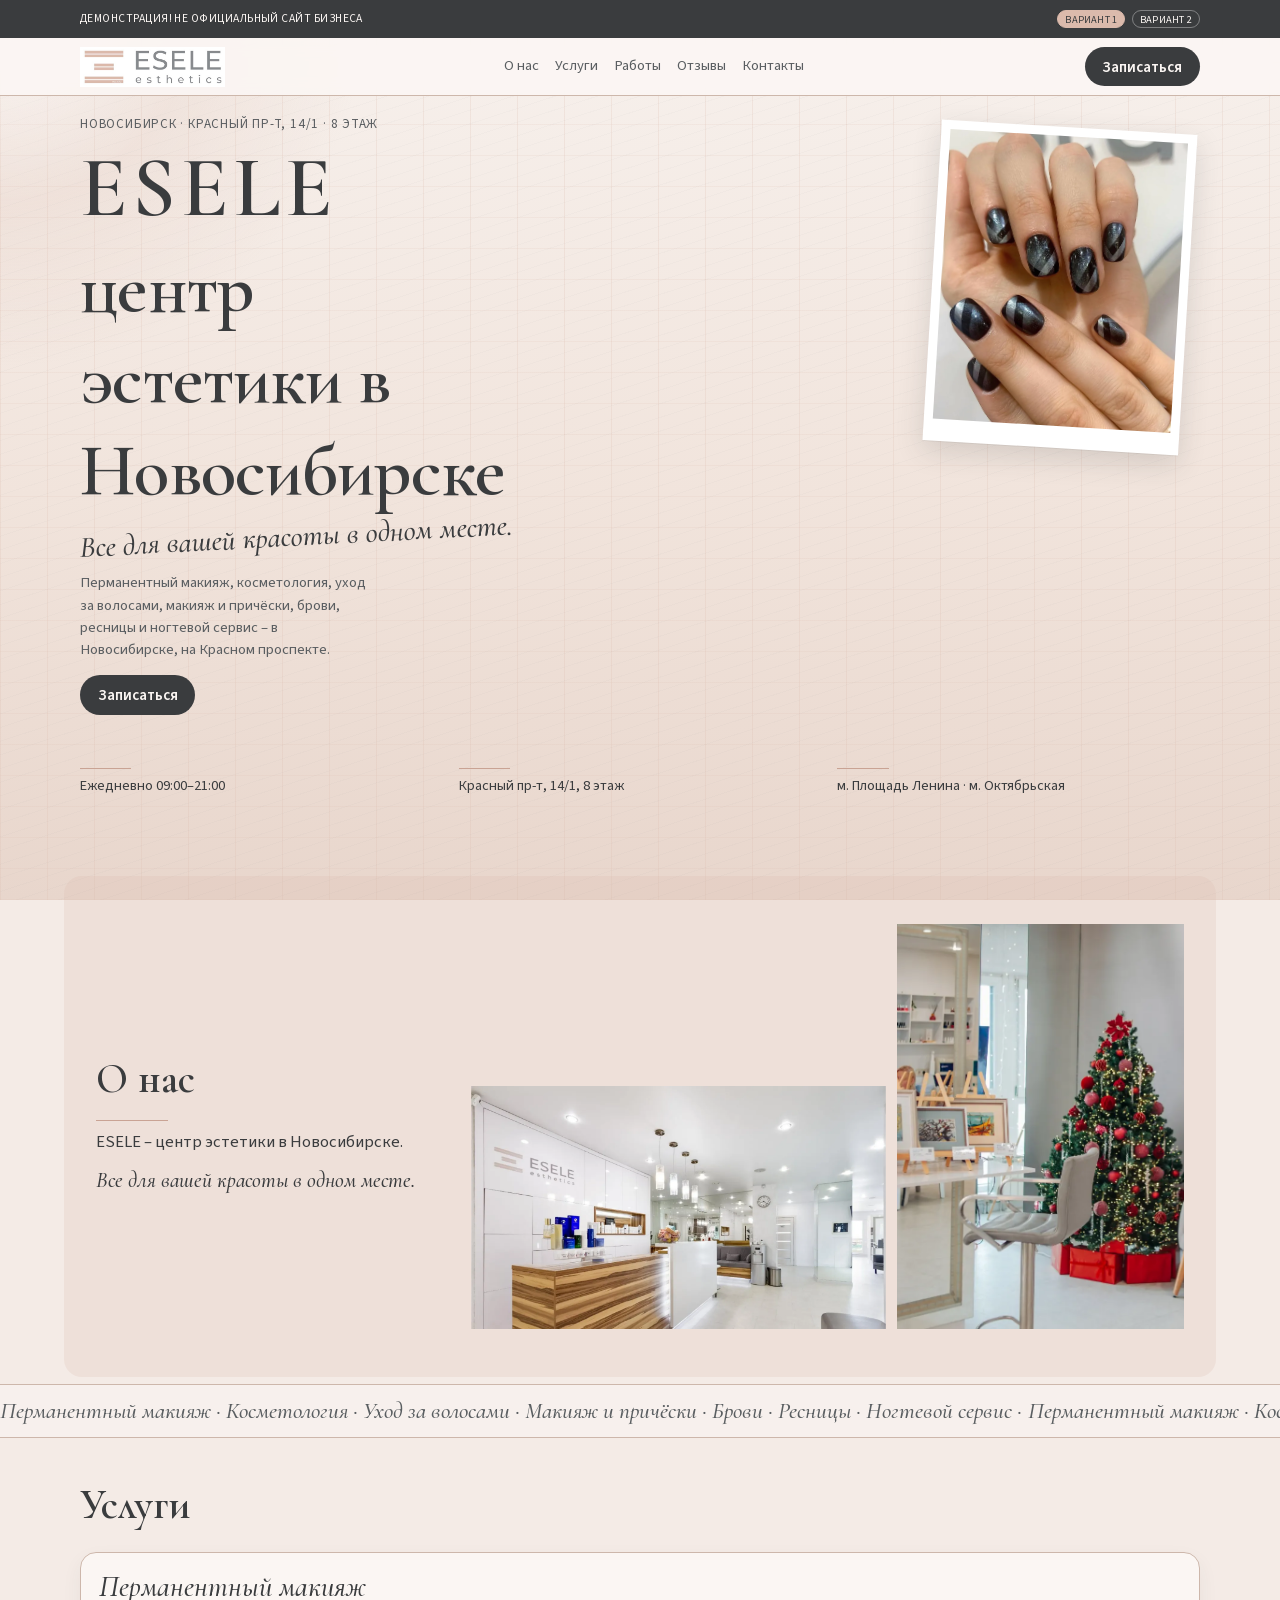
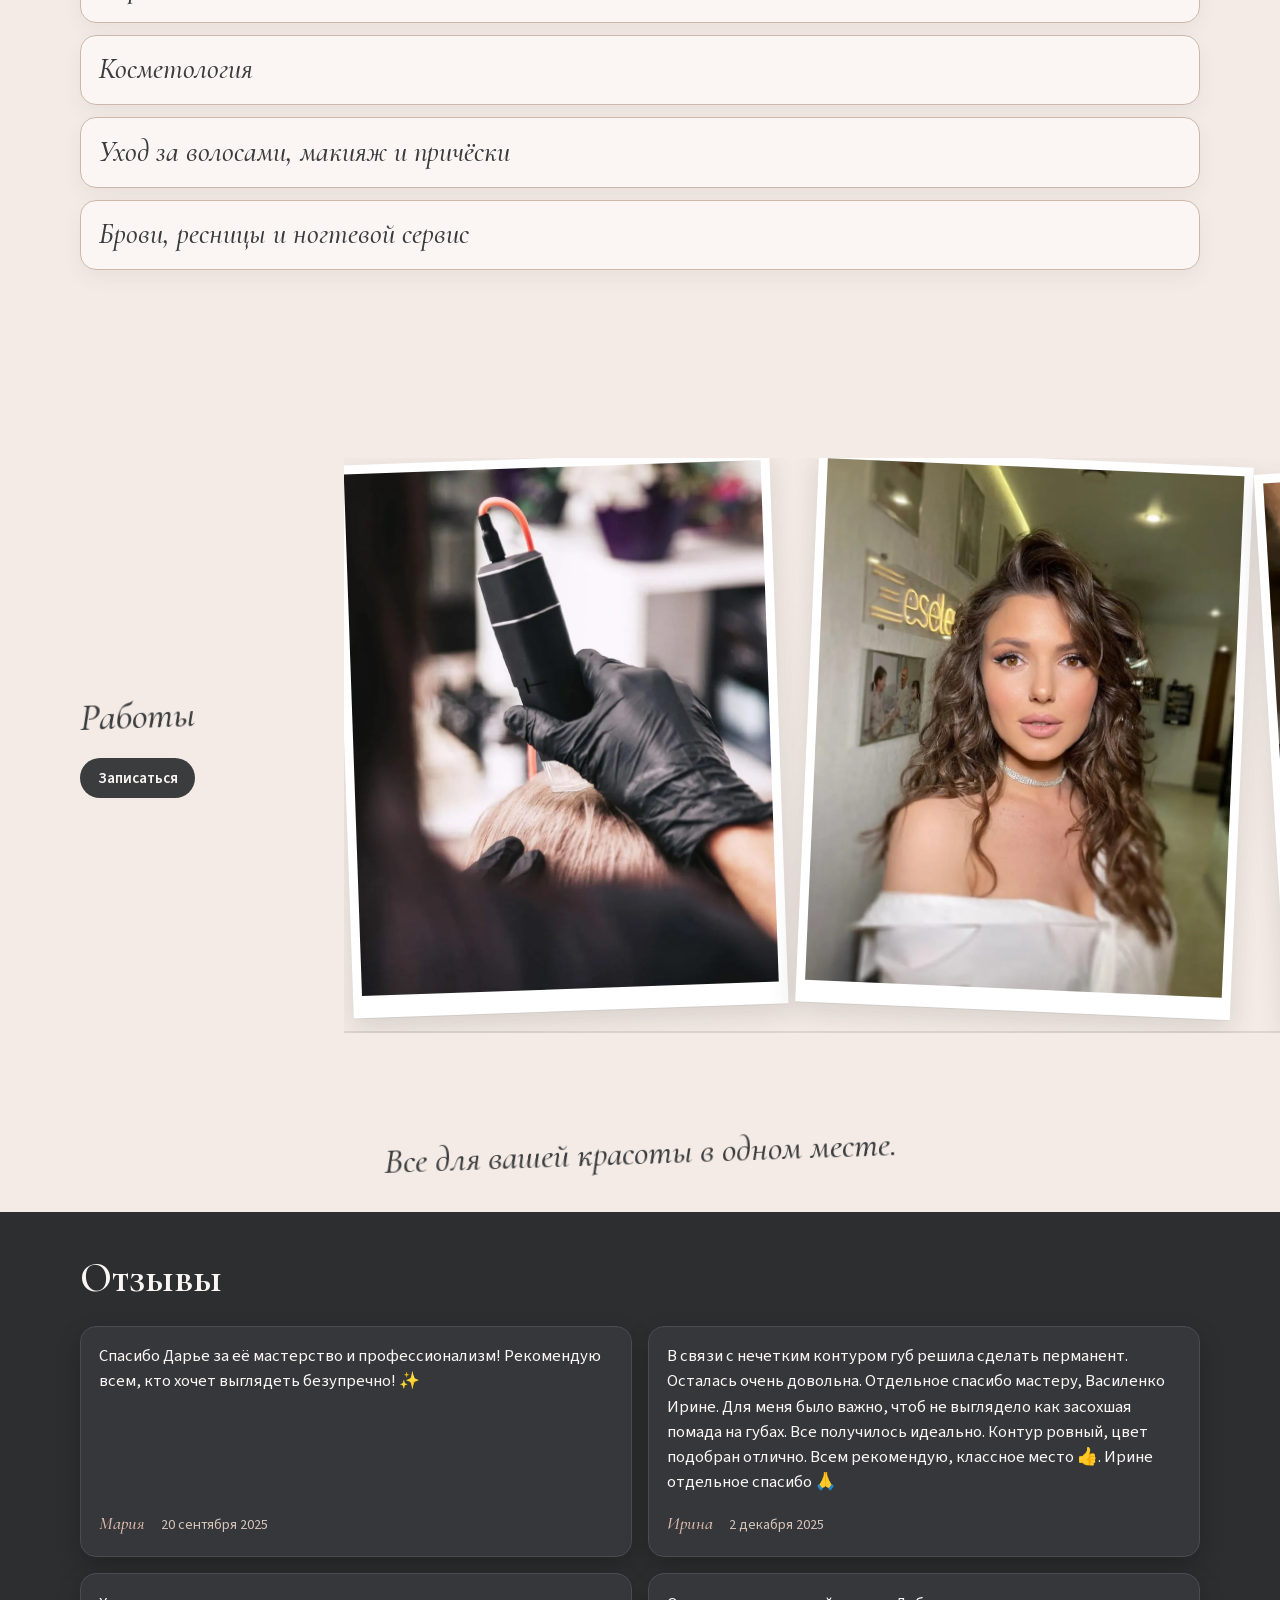
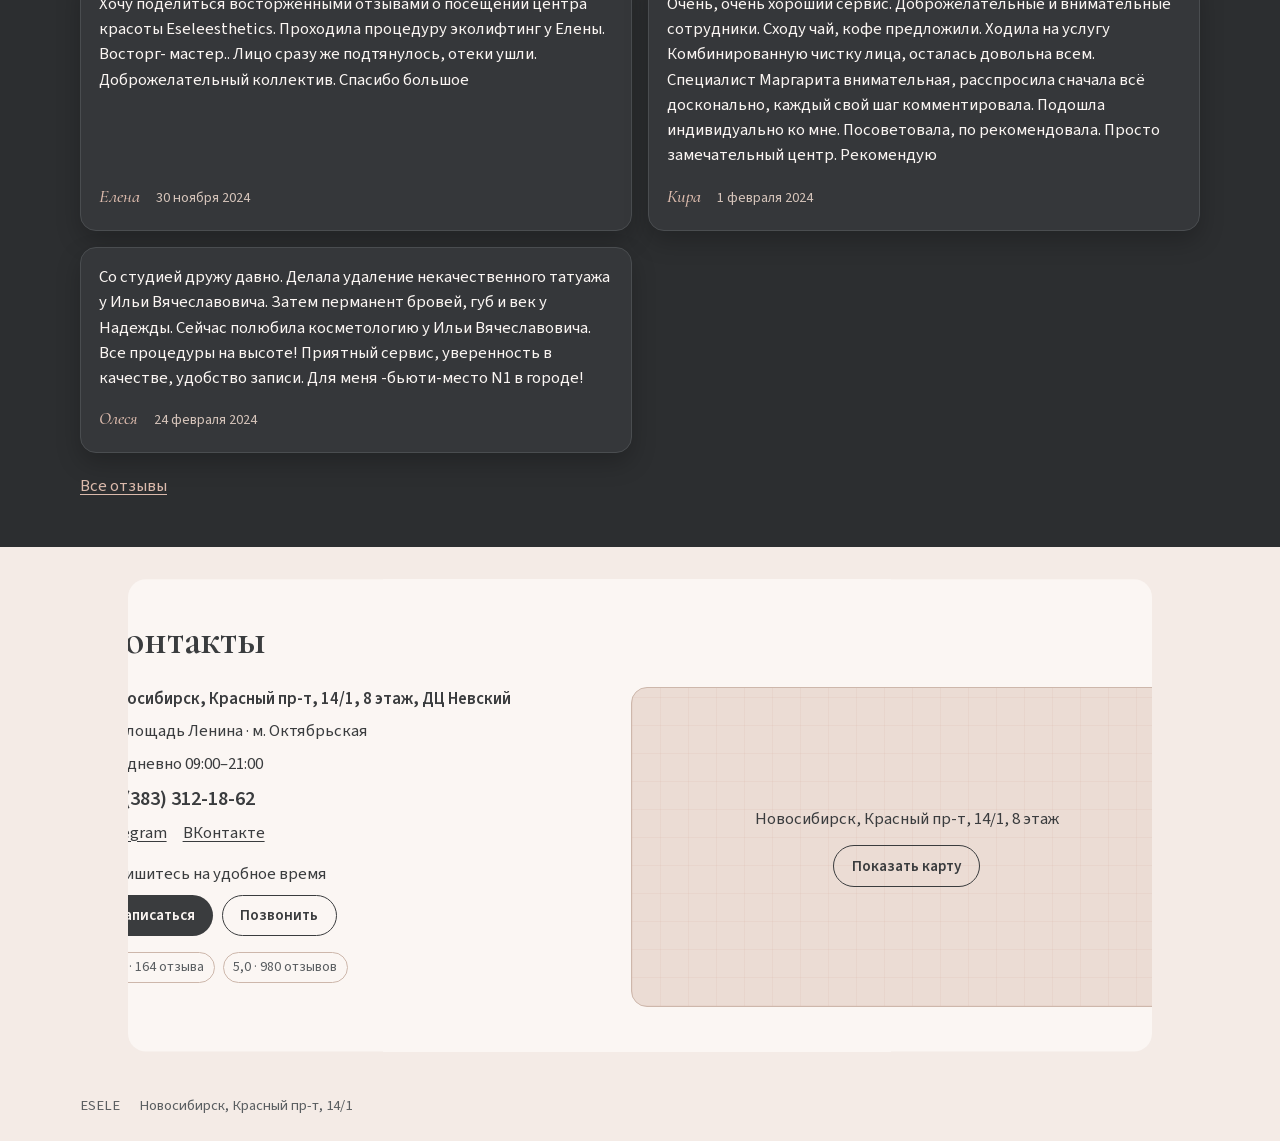
<file: index.html>
<!DOCTYPE html>
<html lang="ru">
<head>
<meta charset="utf-8">
<meta name="viewport" content="width=device-width, initial-scale=1.0">
<meta name="robots" content="noindex, nofollow">
<title>ESELE · центр эстетики в Новосибирске</title>
<meta name="description" content="ESELE – центр эстетики в Новосибирске. Перманентный макияж, косметология, уход за волосами, макияж и причёски, брови, ресницы и ногтевой сервис.">
<meta name="theme-color" content="#DBBAAC">
<link rel="icon" sizes="any" href="logos/favicon.ico">
<link rel="icon" type="image/png" sizes="32x32" href="logos/favicon-32x32.png">
<link rel="apple-touch-icon" sizes="180x180" href="logos/apple-touch-icon.png">
<link rel="preload" href="fonts/cormorant-600.woff2" as="font" type="font/woff2" crossorigin>
<link rel="preload" href="fonts/source-sans-400.woff2" as="font" type="font/woff2" crossorigin>
<link rel="stylesheet" href="css/fonts.css">
<link rel="stylesheet" href="css/styles.css">
<script>
(function(){var q=window.matchMedia("(prefers-reduced-motion: no-preference)");if(!q.matches)return;var h=document.documentElement;h.classList.add("m-on");setTimeout(function(){if(!h.classList.contains("m-ready"))h.classList.remove("m-on");},2500);})();
</script>
</head>
<body>
<a class="skip" href="#main">К содержанию</a>
<div class="spot" aria-hidden="true"></div>

<div class="top-fixed">
<div class="demo" role="note">
  <p class="demo-line">ДЕМОНСТРАЦИЯ! НЕ ОФИЦИАЛЬНЫЙ САЙТ БИЗНЕСА</p>
  <nav class="switch" aria-label="Варианты макета">
    <a href="./" aria-current="page">Вариант 1</a>
    <a href="v2/">Вариант 2</a>
  </nav>
</div>

<header class="head">
  <a class="sign" href="#main">
    <img src="logos/logo.png" alt="ESELE esthetics" width="567" height="156">
  </a>
  <nav class="nav" aria-label="Разделы">
    <a href="#about">О нас</a>
    <a href="#services">Услуги</a>
    <a href="#gallery">Работы</a>
    <a href="#reviews">Отзывы</a>
    <a href="#contacts">Контакты</a>
  </nav>
  <div class="head-actions">
  <a class="btn btn-book" href="https://n72038.yclients.com/company/84862/personal/select-services?o=">Записаться</a>
  <button class="burger" type="button" aria-expanded="false" aria-controls="menu" aria-label="Открыть меню">
    <span></span><span></span>
  </button>
  </div>
</header>
</div>

<nav class="menu" id="menu" hidden>
  <a href="#about">О нас</a>
  <a href="#services">Услуги</a>
  <a href="#gallery">Работы</a>
  <a href="#reviews">Отзывы</a>
  <a href="#contacts">Контакты</a>
</nav>

<div class="top-spacer" aria-hidden="true"></div>

<main id="main">
  <section class="hero" aria-label="Первый экран">
    <div class="hero-copy">
      <p class="brow" data-rv data-h="2">Новосибирск · Красный пр-т, 14/1 · 8 этаж</p>
      <h1 data-words data-rv data-h="0">ESELE центр эстетики в Новосибирске</h1>
      <p class="note" data-rv data-h="2">Все для вашей красоты в одном месте.</p>
      <p class="visit" data-rv data-h="2">Перманентный макияж, косметология, уход за волосами, макияж и причёски, брови, ресницы и ногтевой сервис – в Новосибирске, на Красном проспекте.</p>
      <a class="btn btn-hero" href="https://n72038.yclients.com/company/84862/personal/select-services?o=">Записаться</a>
    </div>
    <div class="hero-shot-wrap">
    <figure class="polaroid hero-shot" data-tilt data-pin data-rv data-h="1">
      <img src="img/work-nails-manicure.webp" alt="Геометрический маникюр с покрытием кошачий глаз" width="986" height="1200" fetchpriority="high">
    </figure>
    </div>
    <ul class="facts">
      <li data-rv data-h="2"><span class="rule" aria-hidden="true"></span>Ежедневно 09:00–21:00</li>
      <li data-rv data-h="2"><span class="rule" aria-hidden="true"></span>Красный пр-т, 14/1, 8 этаж</li>
      <li data-rv data-h="2"><span class="rule" aria-hidden="true"></span>м. Площадь Ленина · м. Октябрьская</li>
    </ul>
  </section>

  <section class="about" id="about" data-tone="soft">
    <div class="about-text">
      <h2 data-words data-rv>О нас</h2>
      <span class="rule rule-lead" data-rv aria-hidden="true"></span>
      <p data-rv>ESELE – центр эстетики в Новосибирске.</p>
      <p class="motto" data-lit data-rv>Все для вашей красоты в одном месте.</p>
    </div>
    <div class="about-photos" data-stagger>
      <figure class="shot" data-rv="cur">
        <img src="img/interior-reception-desk-esele-wall.webp" alt="Ресепшен и стена с знаком ESELE esthetics" width="1386" height="814" loading="lazy">
      </figure>
      <figure class="shot" data-rv="cur">
        <img src="img/interior-art-easels-christmas-tree.webp" alt="Уголок с мольбертами, зеркалом и ёлкой" width="613" height="866" loading="lazy">
      </figure>
    </div>
  </section>

  <div class="ticker" aria-hidden="true">
    <div class="ticker-track">
      <span class="ticker-run">Перманентный макияж · Косметология · Уход за волосами · Макияж и причёски · Брови · Ресницы · Ногтевой сервис · </span>
      <span class="ticker-run">Перманентный макияж · Косметология · Уход за волосами · Макияж и причёски · Брови · Ресницы · Ногтевой сервис · </span>
    </div>
  </div>

  <section class="services" id="services">
    <h2 data-words data-rv>Услуги</h2>
    <div class="stack" data-stack>
      <article class="card">
        <h3>Перманентный макияж</h3>
      </article>
      <article class="card">
        <h3>Косметология</h3>
      </article>
      <article class="card">
        <h3>Уход за волосами, макияж и причёски</h3>
      </article>
      <article class="card">
        <h3>Брови, ресницы и ногтевой сервис</h3>
      </article>
    </div>
  </section>

  <section class="gallery" id="gallery" data-lane>
    <div class="lane-pin">
      <div class="gallery-note">
        <h2 class="note" data-words data-rv>Работы</h2>
        <a class="btn" href="https://n72038.yclients.com/company/84862/personal/select-services?o=">Записаться</a>
      </div>
      <div class="lane-view">
        <div class="lane-track">
          <figure class="polaroid" data-pin data-rv>
            <img src="img/work-scalp-handheld-device.webp" alt="Работа с кожей головы: ручной аппарат на светлых волосах" width="960" height="1200" loading="lazy">
          </figure>
          <figure class="polaroid" data-pin data-rv>
            <img src="img/work-hair-curls-makeup.webp" alt="Макияж и длинные локоны" width="880" height="1100" loading="lazy">
          </figure>
          <figure class="polaroid" data-pin data-rv>
            <img src="img/work-pmu-lips-before-after.webp" alt="Перманентный макияж губ, два кадра рядом" width="1100" height="1100" loading="lazy">
          </figure>
          <figure class="polaroid" data-pin data-rv>
            <img src="img/work-pmu-brows-before-after.webp" alt="Оформление бровей, два кадра рядом" width="1100" height="1100" loading="lazy">
          </figure>
          <figure class="polaroid" data-pin data-rv>
            <img src="img/work-pmu-eyeliner-before-after.webp" alt="Межресничная стрелка, два кадра рядом" width="1100" height="1100" loading="lazy">
          </figure>
          <figure class="polaroid" data-pin data-rv>
            <img src="img/work-makeup-hair-evening.webp" alt="Макияж и собранная причёска" width="827" height="1100" loading="lazy">
          </figure>
          <figure class="polaroid" data-pin data-rv>
            <img src="img/work-brow-tint-correction.webp" alt="Окрашивание и коррекция бровей" width="565" height="1000" loading="lazy">
          </figure>
          <figure class="polaroid" data-pin data-rv>
            <img src="img/work-skin-before-after.webp" alt="Уход за кожей, два кадра лба рядом" width="562" height="1000" loading="lazy">
          </figure>
        </div>
        <div class="lane-progress" aria-hidden="true"><i></i></div>
      </div>
    </div>
  </section>

  <p class="motto-line" data-rv><span>Все для вашей красоты в одном месте.</span></p>

  <section class="reviews" id="reviews" data-tone="dark">
    <div class="reviews-inner">
    <h2 data-words data-rv>Отзывы</h2>
    <div class="stack" data-stack>
      <blockquote class="card">
        <p>Спасибо Дарье за её мастерство и профессионализм! Рекомендую всем, кто хочет выглядеть безупречно! ✨</p>
        <footer><cite>Мария</cite> <time datetime="2025-09-20">20 сентября 2025</time></footer>
      </blockquote>
      <blockquote class="card">
        <p>В связи с нечетким контуром губ решила сделать перманент. Осталась очень довольна. Отдельное спасибо мастеру, Василенко Ирине. Для меня было важно, чтоб не выглядело как засохшая помада на губах. Все получилось идеально. Контур ровный, цвет подобран отлично. Всем рекомендую, классное место 👍. Ирине отдельное спасибо 🙏</p>
        <footer><cite>Ирина</cite> <time datetime="2025-12-02">2 декабря 2025</time></footer>
      </blockquote>
      <blockquote class="card">
        <p>Хочу поделиться восторженными отзывами о посещении центра красоты Eseleesthetics. Проходила процедуру эколифтинг у Елены. Восторг- мастер.. Лицо сразу же подтянулось, отеки ушли. Доброжелательный коллектив. Спасибо большое</p>
        <footer><cite>Елена</cite> <time datetime="2024-11-30">30 ноября 2024</time></footer>
      </blockquote>
      <blockquote class="card">
        <p>Очень, очень хороший сервис. Доброжелательные и внимательные сотрудники. Сходу чай, кофе предложили. Ходила на услугу Комбинированную чистку лица, осталась довольна всем. Специалист Маргарита внимательная, расспросила сначала всё досконально, каждый свой шаг комментировала. Подошла индивидуально ко мне. Посоветовала, по рекомендовала. Просто замечательный центр. Рекомендую</p>
        <footer><cite>Кира</cite> <time datetime="2024-02-01">1 февраля 2024</time></footer>
      </blockquote>
      <blockquote class="card">
        <p>Со студией дружу давно. Делала удаление некачественного татуажа у Ильи Вячеславовича. Затем перманент бровей, губ и век у Надежды. Сейчас полюбила косметологию у Ильи Вячеславовича. Все процедуры на высоте! Приятный сервис, уверенность в качестве, удобство записи. Для меня -бьюти-место N1 в городе!</p>
        <footer><cite>Олеся</cite> <time datetime="2024-02-24">24 февраля 2024</time></footer>
      </blockquote>
    </div>
    <p class="reviews-all"><a href="https://yandex.ru/maps/org/esele_esthetics_by_eselevich/1542896835/reviews/">Все отзывы</a></p>
    </div>
  </section>

  <section class="contacts" id="contacts" data-panel>
    <h2 data-words data-rv>Контакты</h2>
    <div class="contacts-grid">
      <div class="contacts-info">
        <p class="place">Новосибирск, Красный пр-т, 14/1, 8 этаж, ДЦ Невский</p>
        <p class="metro">м. Площадь Ленина · м. Октябрьская</p>
        <p class="hours">Ежедневно 09:00–21:00</p>
        <p><a class="tel" href="tel:+73833121862">+7 (383) 312-18-62</a></p>
        <p class="chats">
          <a href="https://t.me/esele_esthtetics_nsk">Telegram</a>
          <a href="https://vk.com/esele.esthetics_54">ВКонтакте</a>
        </p>
        <p class="book-line">Запишитесь на удобное время</p>
        <div class="book-row">
          <a class="btn" href="https://n72038.yclients.com/company/84862/personal/select-services?o=">Записаться</a>
          <a class="btn btn-ghost" href="tel:+73833121862">Позвонить</a>
        </div>
        <p class="ratings">
          <a class="badge" href="https://yandex.ru/maps/org/esele_esthetics_by_eselevich/1542896835/">4,9 · 164 отзыва</a>
          <a class="badge" href="https://2gis.ru/novosibirsk/firm/141265770695436">5,0 · 980 отзывов</a>
        </p>
      </div>
      <div class="map" data-map>
        <p class="map-addr">Новосибирск, Красный пр-т, 14/1, 8 этаж</p>
        <button type="button" class="btn btn-ghost" data-map-btn>Показать карту</button>
      </div>
    </div>
  </section>
</main>

<footer class="foot">
  <p>ESELE</p>
  <p>Новосибирск, Красный пр-т, 14/1</p>
</footer>

<script src="js/motion.js" defer></script>
</body>
</html>
</file>
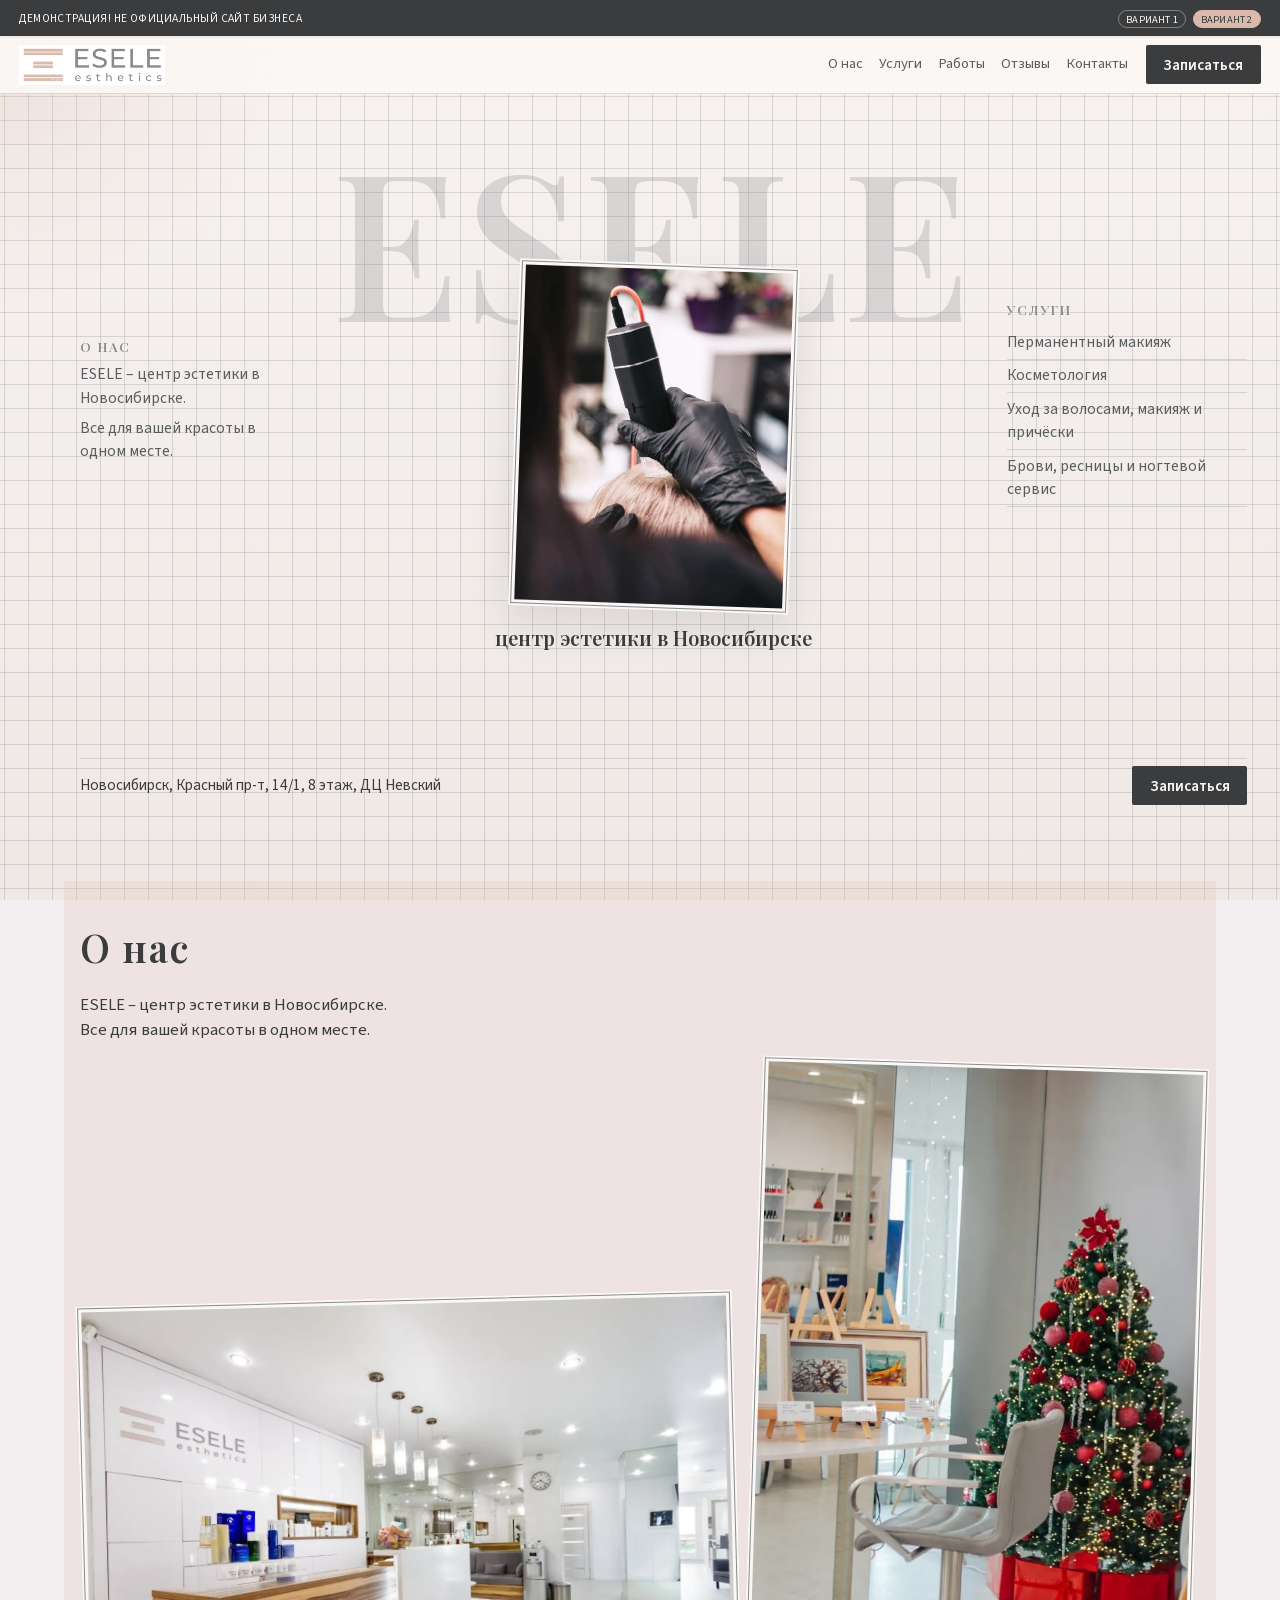
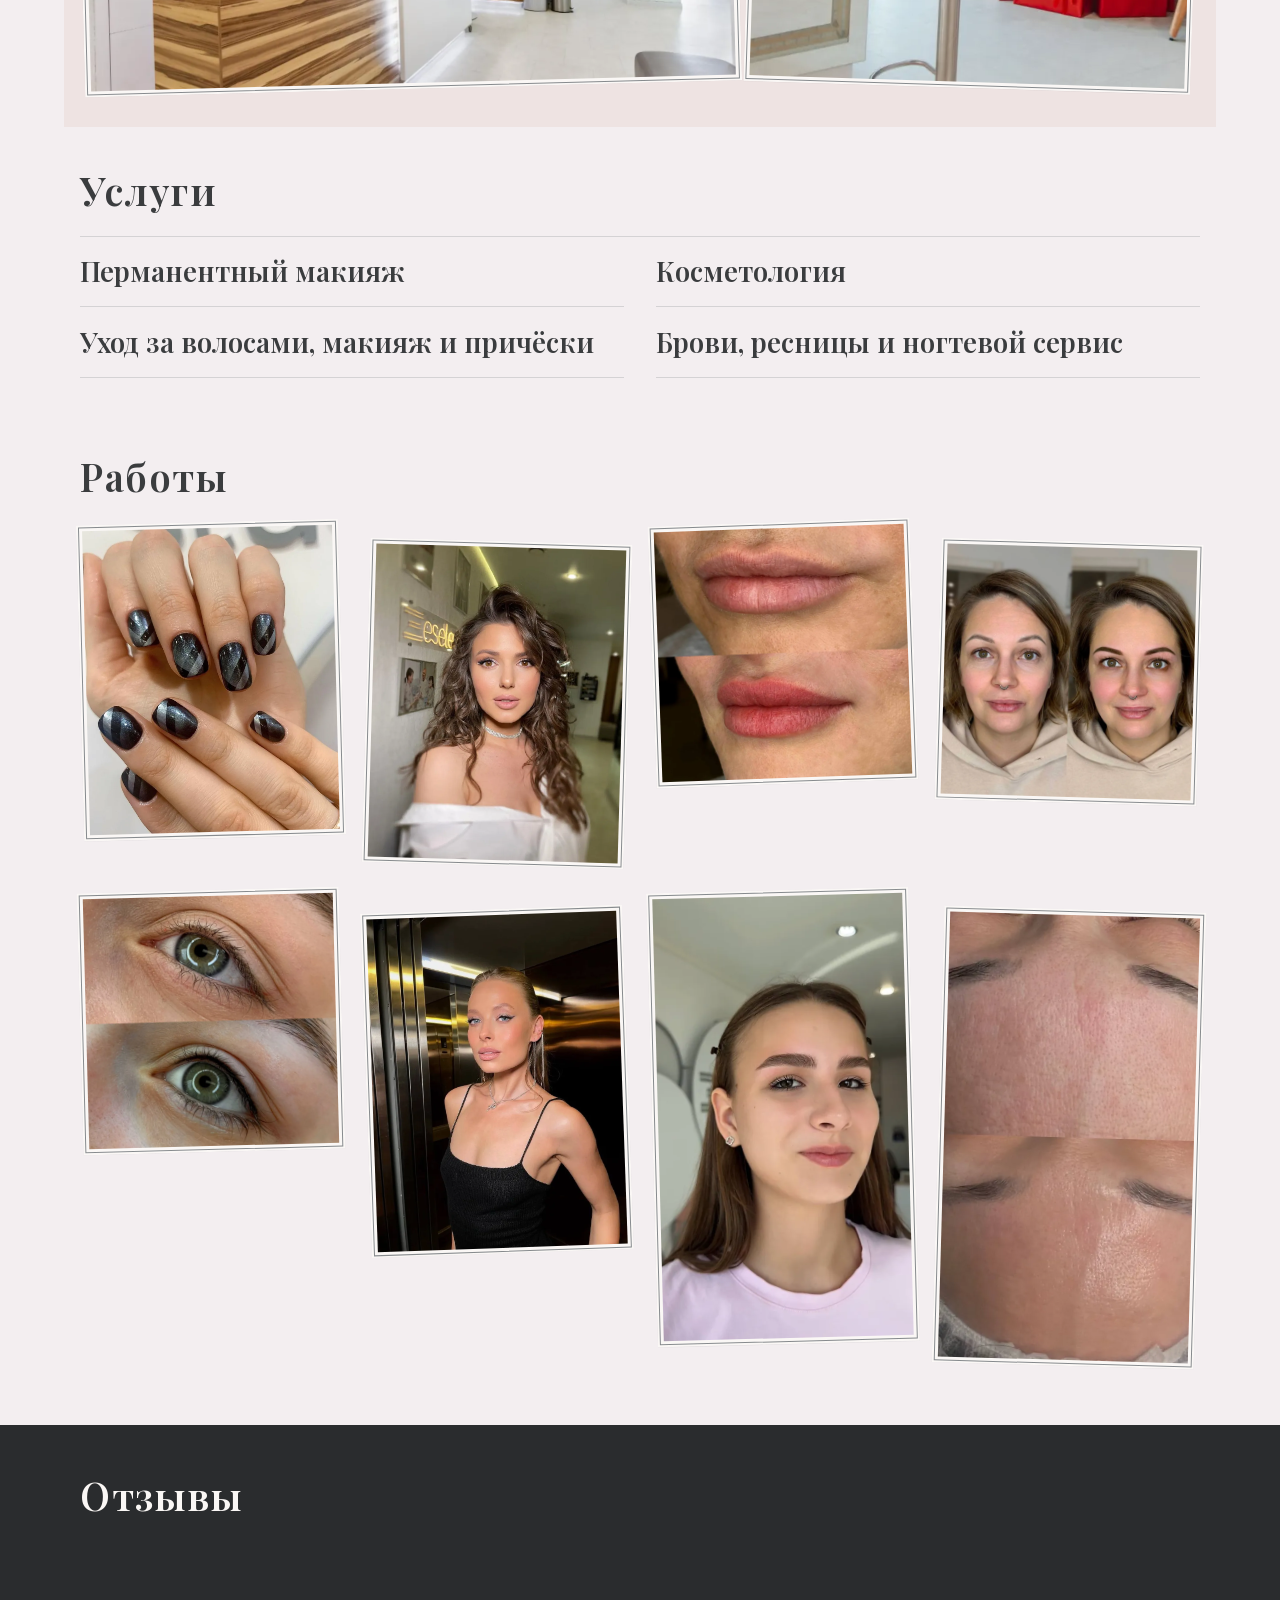
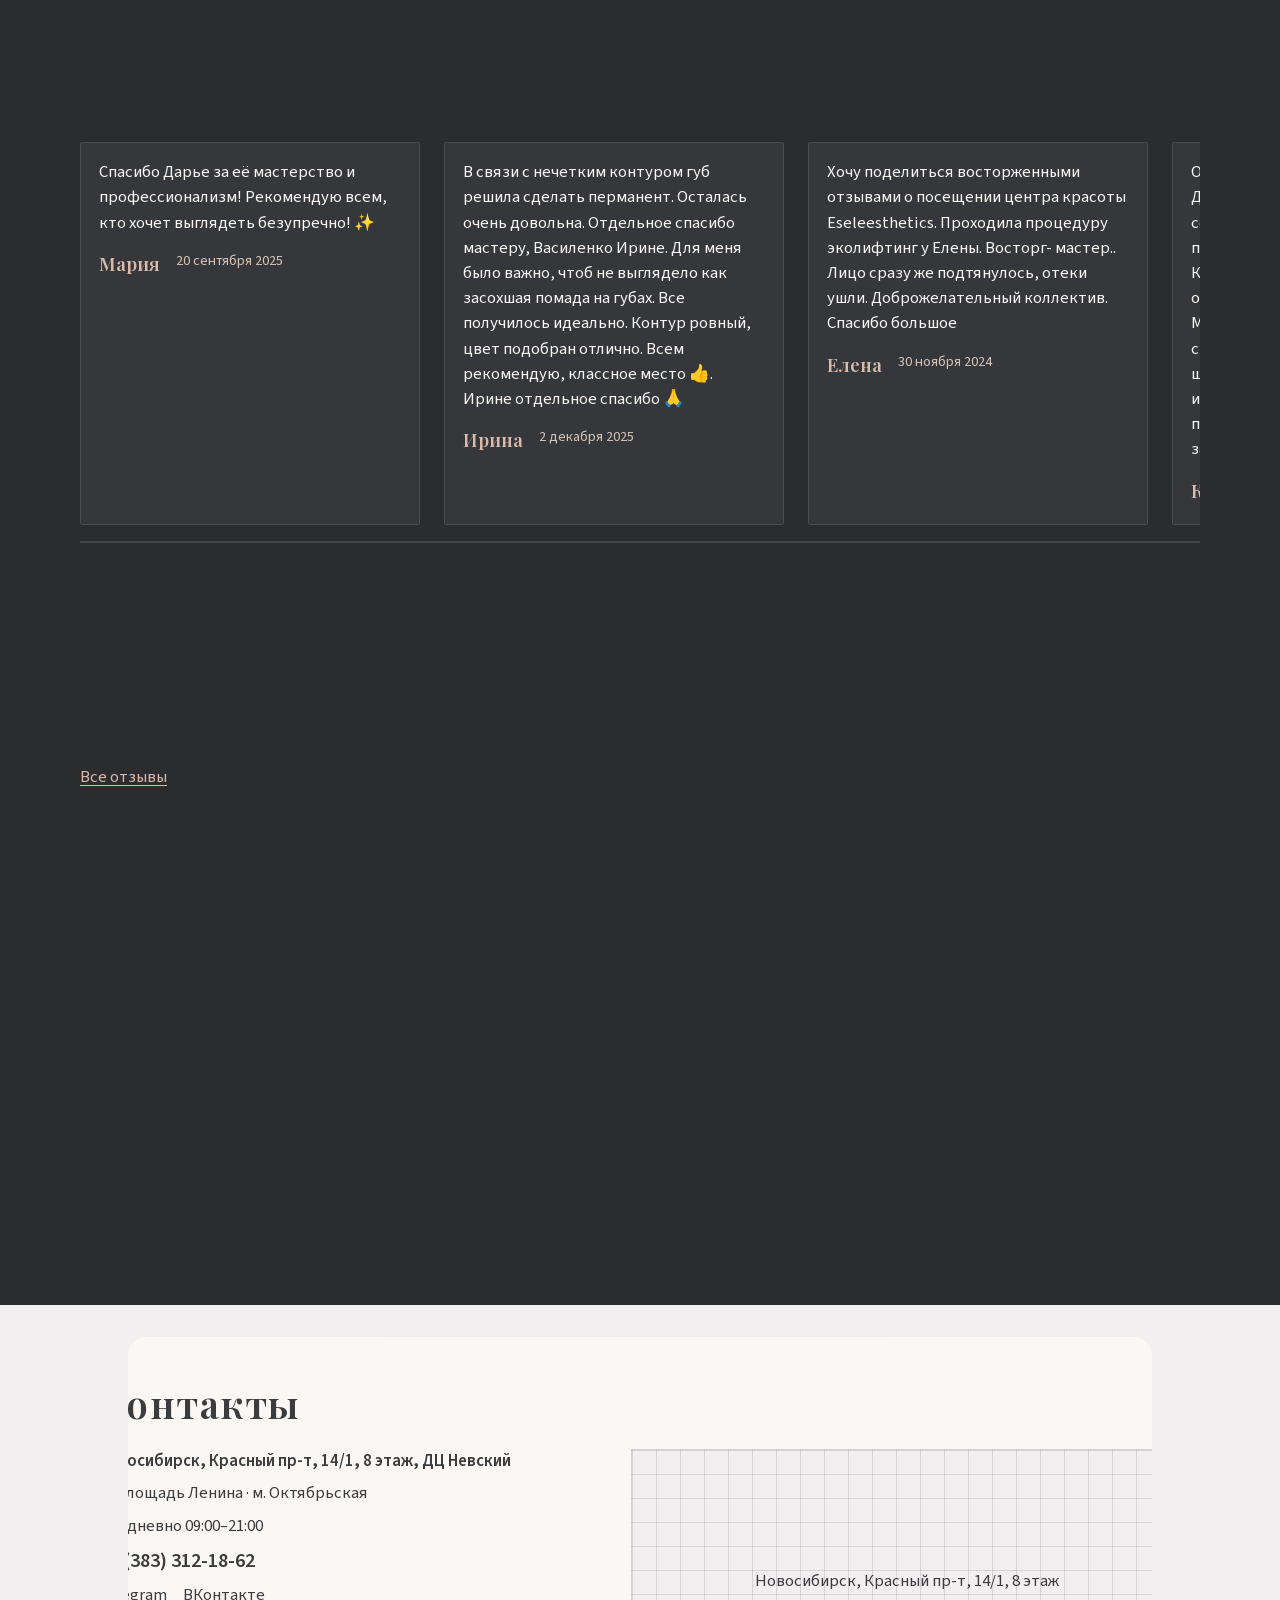
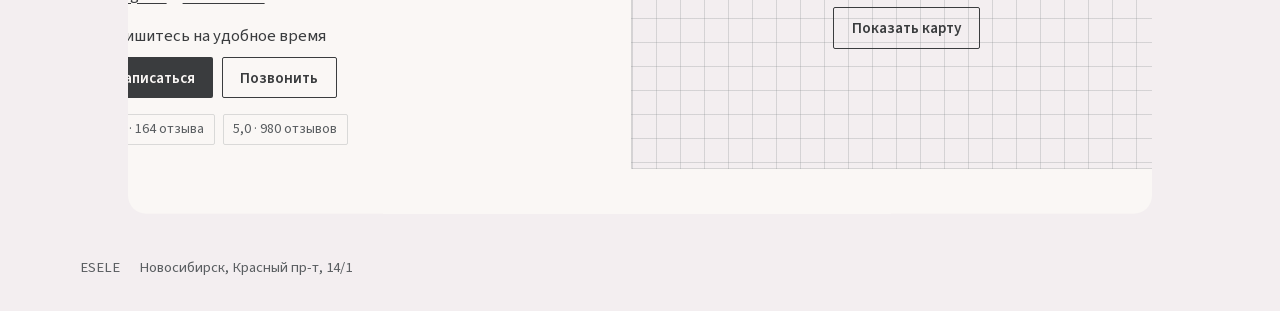
<file: v2/index.html>
<!DOCTYPE html>
<html lang="ru">
<head>
<meta charset="utf-8">
<meta name="viewport" content="width=device-width, initial-scale=1.0">
<meta name="robots" content="noindex, nofollow">
<title>ESELE · центр эстетики в Новосибирске</title>
<meta name="description" content="ESELE – центр эстетики в Новосибирске. Перманентный макияж, косметология, уход за волосами, макияж и причёски, брови, ресницы и ногтевой сервис.">
<meta name="theme-color" content="#878B8E">
<link rel="icon" sizes="any" href="logos/favicon.ico">
<link rel="icon" type="image/png" sizes="32x32" href="logos/favicon-32x32.png">
<link rel="apple-touch-icon" sizes="180x180" href="logos/apple-touch-icon.png">
<link rel="preload" href="fonts/playfair-600.woff2" as="font" type="font/woff2" crossorigin>
<link rel="preload" href="fonts/source-sans-400.woff2" as="font" type="font/woff2" crossorigin>
<link rel="stylesheet" href="css/fonts.css">
<link rel="stylesheet" href="css/styles.css">
<script>
(function(){var q=window.matchMedia("(prefers-reduced-motion: no-preference)");if(!q.matches)return;var h=document.documentElement;h.classList.add("m-on");setTimeout(function(){if(!h.classList.contains("m-ready"))h.classList.remove("m-on");},2500);})();
</script>
</head>
<body>
<a class="skip" href="#main">К содержанию</a>
<div class="spot" aria-hidden="true"></div>
<div class="progress" aria-hidden="true"></div>

<div class="demo" role="note">
  <p class="demo-line">ДЕМОНСТРАЦИЯ! НЕ ОФИЦИАЛЬНЫЙ САЙТ БИЗНЕСА</p>
  <nav class="switch" aria-label="Варианты макета">
    <a href="../">Вариант 1</a>
    <a href="./" aria-current="page">Вариант 2</a>
  </nav>
</div>

<header class="head">
  <a class="sign" href="#main">
    <img src="logos/logo.png" alt="ESELE esthetics" width="567" height="156">
  </a>
  <nav class="nav" aria-label="Разделы">
    <a href="#about">О нас</a>
    <a href="#services">Услуги</a>
    <a href="#gallery">Работы</a>
    <a href="#reviews">Отзывы</a>
    <a href="#contacts">Контакты</a>
  </nav>
  <a class="btn btn-book" href="https://n72038.yclients.com/company/84862/personal/select-services?o=">Записаться</a>
  <button class="burger" type="button" aria-expanded="false" aria-controls="menu" aria-label="Открыть меню">
    <span></span><span></span>
  </button>
</header>

<nav class="menu" id="menu" hidden>
  <a href="#about">О нас</a>
  <a href="#services">Услуги</a>
  <a href="#gallery">Работы</a>
  <a href="#reviews">Отзывы</a>
  <a href="#contacts">Контакты</a>
</nav>

<div class="top-spacer" aria-hidden="true"></div>

<main id="main">
  <section class="hero" aria-label="Первый экран">
    <div class="hero-stage">
      <h1>
        <span class="giant">ESELE</span>
        <span class="h1-sub" data-words>центр эстетики в Новосибирске</span>
      </h1>
      <figure class="frame hero-work" data-tilt>
        <img src="img/work-scalp-handheld-device.webp" alt="Работа с кожей головы: ручной аппарат на светлых волосах" width="960" height="1200" fetchpriority="high">
      </figure>
    </div>
    <div class="hero-about">
      <p class="marks" data-marks data-rv><span class="sr-only">О нас</span><span class="marks-fx" aria-hidden="true">О нас</span></p>
      <p>ESELE – центр эстетики в Новосибирске.</p>
      <p>Все для вашей красоты в одном месте.</p>
    </div>
    <div class="hero-services">
      <p class="marks" data-marks data-rv><span class="sr-only">Услуги</span><span class="marks-fx" aria-hidden="true">Услуги</span></p>
      <ul>
        <li>Перманентный макияж</li>
        <li>Косметология</li>
        <li>Уход за волосами, макияж и причёски</li>
        <li>Брови, ресницы и ногтевой сервис</li>
      </ul>
    </div>
    <div class="hero-bottom">
      <p class="addr">Новосибирск, Красный пр-т, 14/1, 8 этаж, ДЦ Невский</p>
      <a class="btn btn-hero" href="https://n72038.yclients.com/company/84862/personal/select-services?o=">Записаться</a>
    </div>
  </section>

  <section class="about" id="about" data-tone="soft">
    <h2 class="marks" data-marks data-rv><span class="sr-only">О нас</span><span class="marks-fx" aria-hidden="true">О нас</span></h2>
    <p data-lit data-rv>ESELE – центр эстетики в Новосибирске. Все для вашей красоты в одном месте.</p>
    <div class="about-photos" data-stagger>
      <figure class="frame" data-rv="cur">
        <img src="img/interior-reception-desk-esele-wall.webp" alt="Ресепшен и стена с знаком ESELE esthetics" width="1386" height="814" loading="lazy">
      </figure>
      <figure class="frame" data-rv="cur">
        <img src="img/interior-art-easels-christmas-tree.webp" alt="Уголок с мольбертами, зеркалом и ёлкой" width="613" height="866" loading="lazy">
      </figure>
    </div>
  </section>

  <section class="services" id="services">
    <h2 class="marks" data-marks data-rv><span class="sr-only">Услуги</span><span class="marks-fx" aria-hidden="true">Услуги</span></h2>
    <ul class="serv-grid" data-stagger>
      <li data-rv>Перманентный макияж</li>
      <li data-rv>Косметология</li>
      <li data-rv>Уход за волосами, макияж и причёски</li>
      <li data-rv>Брови, ресницы и ногтевой сервис</li>
    </ul>
  </section>

  <section class="gallery" id="gallery">
    <h2 class="marks" data-marks data-rv><span class="sr-only">Работы</span><span class="marks-fx" aria-hidden="true">Работы</span></h2>
    <div class="g-grid">
      <figure class="frame drift" data-rv="cur">
        <img src="img/work-nails-manicure.webp" alt="Геометрический маникюр с покрытием кошачий глаз" width="986" height="1200" loading="lazy">
      </figure>
      <figure class="frame drift" data-rv="cur">
        <img src="img/work-hair-curls-makeup.webp" alt="Макияж и длинные локоны" width="880" height="1100" loading="lazy">
      </figure>
      <figure class="frame drift" data-rv="cur">
        <img src="img/work-pmu-lips-before-after.webp" alt="Перманентный макияж губ, два кадра рядом" width="1100" height="1100" loading="lazy">
      </figure>
      <figure class="frame drift" data-rv="cur">
        <img src="img/work-pmu-brows-before-after.webp" alt="Оформление бровей, два кадра рядом" width="1100" height="1100" loading="lazy">
      </figure>
      <figure class="frame drift" data-rv="cur">
        <img src="img/work-pmu-eyeliner-before-after.webp" alt="Межресничная стрелка, два кадра рядом" width="1100" height="1100" loading="lazy">
      </figure>
      <figure class="frame drift" data-rv="cur">
        <img src="img/work-makeup-hair-evening.webp" alt="Макияж и собранная причёска" width="827" height="1100" loading="lazy">
      </figure>
      <figure class="frame drift" data-rv="cur">
        <img src="img/work-brow-tint-correction.webp" alt="Окрашивание и коррекция бровей" width="565" height="1000" loading="lazy">
      </figure>
      <figure class="frame drift" data-rv="cur">
        <img src="img/work-skin-before-after.webp" alt="Уход за кожей, два кадра лба рядом" width="562" height="1000" loading="lazy">
      </figure>
    </div>
  </section>

  <section class="reviews" id="reviews" data-tone="dark" data-lane>
    <h2 class="marks" data-marks data-rv><span class="sr-only">Отзывы</span><span class="marks-fx" aria-hidden="true">Отзывы</span></h2>
    <div class="lane-view">
      <div class="lane-track stack" data-stack>
        <blockquote class="card">
          <p>Спасибо Дарье за её мастерство и профессионализм! Рекомендую всем, кто хочет выглядеть безупречно! ✨</p>
          <footer><cite>Мария</cite> <time datetime="2025-09-20">20 сентября 2025</time></footer>
        </blockquote>
        <blockquote class="card">
          <p>В связи с нечетким контуром губ решила сделать перманент. Осталась очень довольна. Отдельное спасибо мастеру, Василенко Ирине. Для меня было важно, чтоб не выглядело как засохшая помада на губах. Все получилось идеально. Контур ровный, цвет подобран отлично. Всем рекомендую, классное место 👍. Ирине отдельное спасибо 🙏</p>
          <footer><cite>Ирина</cite> <time datetime="2025-12-02">2 декабря 2025</time></footer>
        </blockquote>
        <blockquote class="card">
          <p>Хочу поделиться восторженными отзывами о посещении центра красоты Eseleesthetics. Проходила процедуру эколифтинг у Елены. Восторг- мастер.. Лицо сразу же подтянулось, отеки ушли. Доброжелательный коллектив. Спасибо большое</p>
          <footer><cite>Елена</cite> <time datetime="2024-11-30">30 ноября 2024</time></footer>
        </blockquote>
        <blockquote class="card">
          <p>Очень, очень хороший сервис. Доброжелательные и внимательные сотрудники. Сходу чай, кофе предложили. Ходила на услугу Комбинированную чистку лица, осталась довольна всем. Специалист Маргарита внимательная, расспросила сначала всё досконально, каждый свой шаг комментировала. Подошла индивидуально ко мне. Посоветовала, по рекомендовала. Просто замечательный центр. Рекомендую</p>
          <footer><cite>Кира</cite> <time datetime="2024-02-01">1 февраля 2024</time></footer>
        </blockquote>
        <blockquote class="card">
          <p>Со студией дружу давно. Делала удаление некачественного татуажа у Ильи Вячеславовича. Затем перманент бровей, губ и век у Надежды. Сейчас полюбила косметологию у Ильи Вячеславовича. Все процедуры на высоте! Приятный сервис, уверенность в качестве, удобство записи. Для меня -бьюти-место N1 в городе!</p>
          <footer><cite>Олеся</cite> <time datetime="2024-02-24">24 февраля 2024</time></footer>
        </blockquote>
      </div>
      <div class="lane-progress" aria-hidden="true"><i></i></div>
    </div>
    <p class="reviews-all"><a href="https://yandex.ru/maps/org/esele_esthetics_by_eselevich/1542896835/reviews/">Все отзывы</a></p>
  </section>

  <section class="contacts" id="contacts" data-panel>
    <h2 class="marks" data-marks data-rv><span class="sr-only">Контакты</span><span class="marks-fx" aria-hidden="true">Контакты</span></h2>
    <div class="contacts-grid">
      <div class="contacts-info">
        <p class="place">Новосибирск, Красный пр-т, 14/1, 8 этаж, ДЦ Невский</p>
        <p class="metro">м. Площадь Ленина · м. Октябрьская</p>
        <p class="hours">Ежедневно 09:00–21:00</p>
        <p><a class="tel" href="tel:+73833121862">+7 (383) 312-18-62</a></p>
        <p class="chats">
          <a href="https://t.me/esele_esthtetics_nsk">Telegram</a>
          <a href="https://vk.com/esele.esthetics_54">ВКонтакте</a>
        </p>
        <p class="book-line">Запишитесь на удобное время</p>
        <div class="book-row">
          <a class="btn" href="https://n72038.yclients.com/company/84862/personal/select-services?o=">Записаться</a>
          <a class="btn btn-ghost" href="tel:+73833121862">Позвонить</a>
        </div>
        <p class="ratings">
          <a class="badge" href="https://yandex.ru/maps/org/esele_esthetics_by_eselevich/1542896835/">4,9 · 164 отзыва</a>
          <a class="badge" href="https://2gis.ru/novosibirsk/firm/141265770695436">5,0 · 980 отзывов</a>
        </p>
      </div>
      <div class="map" data-map>
        <p class="map-addr">Новосибирск, Красный пр-т, 14/1, 8 этаж</p>
        <button type="button" class="btn btn-ghost" data-map-btn>Показать карту</button>
      </div>
    </div>
  </section>
</main>

<footer class="foot">
  <p>ESELE</p>
  <p>Новосибирск, Красный пр-т, 14/1</p>
</footer>

<script src="js/motion.js" defer></script>
</body>
</html>
</file>
<file: css/fonts.css>
@font-face {
  font-family: "Cormorant Garamond";
  font-style: normal;
  font-weight: 600;
  font-display: swap;
  src: url("../fonts/cormorant-600.woff2") format("woff2");
}
@font-face {
  font-family: "Cormorant Garamond";
  font-style: italic;
  font-weight: 500;
  font-display: swap;
  src: url("../fonts/cormorant-italic-500.woff2") format("woff2");
}
@font-face {
  font-family: "Source Sans 3";
  font-style: normal;
  font-weight: 400;
  font-display: swap;
  src: url("../fonts/source-sans-400.woff2") format("woff2");
}
@font-face {
  font-family: "Source Sans 3";
  font-style: normal;
  font-weight: 600;
  font-display: swap;
  src: url("../fonts/source-sans-600.woff2") format("woff2");
}
</file>
<file: css/styles.css>
/* ESELE v1 · T3 Board */
:root {
  --peach: #DBBAAC;
  --peach-deep: #C9A394;
  --ink: #3A3C3E;
  --ink-soft: #5A5E61;
  --grey: #878B8E;
  --paper: #F4EBE6;
  --paper-2: #EBDCD4;
  --cream: #FBF6F3;
  --white: #fff;
  --dark: #2C2E30;
  --dark-2: #3A3C3E;
  --line: #CDB7AB;
  --top-h: 108px;
  --gutter: 1rem;
  --ease: cubic-bezier(.16, 1, .3, 1);
  --radius: 18px;
  --max: 1120px;
  --page-inline: max(var(--gutter), calc((100% - var(--max)) / 2));
}
*, *::before, *::after { box-sizing: border-box; }
html, body { overflow-x: clip; }
html {
  scroll-behavior: smooth;
  background: var(--paper);
}
@media (prefers-reduced-motion: reduce) {
  html { scroll-behavior: auto; }
}
body {
  margin: 0;
  color: var(--ink);
  font-family: "Source Sans 3", system-ui, sans-serif;
  font-weight: 400;
  font-size: 1.05rem;
  line-height: 1.5;
  background: transparent;
  min-height: 100svh;
}
body::before {
  content: "";
  position: fixed;
  inset: 0;
  z-index: -2;
  height: 100lvh;
  pointer-events: none;
  background:
    repeating-linear-gradient(-18deg, rgba(135, 139, 142, .035) 0 1px, transparent 1px 13px),
    repeating-linear-gradient(90deg, rgba(219, 186, 172, .22) 0 1px, transparent 1px 47px),
    repeating-linear-gradient(0deg, rgba(219, 186, 172, .14) 0 1px, transparent 1px 31px),
    linear-gradient(180deg, #F7F1ED 0%, #F1E4DC 55%, #E8D6CC 100%);
}
.spot {
  position: fixed;
  z-index: -1;
  width: 58vmax;
  height: 58vmax;
  border-radius: 50%;
  pointer-events: none;
  top: 0;
  left: 0;
  translate: -50% -50%;
  background: radial-gradient(circle, rgba(255, 255, 255, .5) 0%, rgba(219, 186, 172, .2) 38%, transparent 70%);
  opacity: 0;
}
@media (hover: hover) and (pointer: fine) {
  .spot { opacity: 1; }
}
img { max-width: 100%; height: auto; display: block; }
a {
  color: inherit;
  text-underline-offset: .18em;
}
a:focus-visible,
button:focus-visible {
  outline: 2px solid var(--ink);
  outline-offset: 3px;
}
.skip {
  position: absolute;
  left: 12px;
  top: -40px;
  z-index: 80;
  padding: .4rem .7rem;
  background: var(--ink);
  color: var(--cream);
  text-decoration: none;
}
.skip:focus { top: calc(var(--top-h) + 8px); }

/* Demo strip + header */
.top-fixed {
  position: fixed;
  top: 0;
  left: 0;
  right: 0;
  z-index: 50;
}
.demo,
.head {
  position: relative;
  padding-inline: var(--page-inline);
}
.demo {
  display: flex;
  align-items: center;
  justify-content: space-between;
  gap: .6rem;
  min-height: 36px;
  padding-block: .25rem;
  background: var(--ink);
  color: var(--cream);
  font-size: .68rem;
  letter-spacing: .04em;
  text-transform: uppercase;
  line-height: 1.25;
}
.demo-line {
  margin: 0;
  min-width: 0;
  flex: 1 1 auto;
}
.switch { display: flex; gap: .4rem; flex-shrink: 0; }
.switch a {
  color: var(--cream);
  text-decoration: none;
  border: 1px solid rgba(255, 255, 255, .35);
  padding: .12rem .45rem;
  border-radius: 999px;
  font-size: .65rem;
  letter-spacing: .02em;
}
.switch a[aria-current="page"] {
  background: var(--peach);
  color: var(--ink);
  border-color: var(--peach);
}
.head {
  display: flex;
  align-items: center;
  gap: .7rem;
  min-height: 58px;
  padding-block: .35rem;
  background: rgba(251, 246, 243, .92);
  backdrop-filter: blur(8px);
  border-bottom: 1px solid var(--line);
}
.sign { display: flex; align-items: center; flex-shrink: 0; text-decoration: none; }
.sign img { width: auto; height: 34px; }
.head-actions {
  display: flex;
  align-items: center;
  gap: .35rem;
  margin-left: auto;
  flex-shrink: 0;
}
.nav {
  display: none;
  gap: 1rem;
  margin-left: auto;
  margin-right: .2rem;
  font-size: .92rem;
  align-items: center;
}
.nav a { text-decoration: none; color: var(--ink-soft); }
.nav a:hover { color: var(--ink); }
.btn {
  display: inline-flex;
  align-items: center;
  justify-content: center;
  padding: .55rem 1.1rem;
  background: var(--ink);
  color: var(--cream);
  text-decoration: none;
  border: 0;
  border-radius: 999px;
  font: 600 .95rem "Source Sans 3", system-ui, sans-serif;
  cursor: pointer;
  white-space: nowrap;
}
.btn:hover { background: #252628; }
.btn-ghost {
  background: transparent;
  color: var(--ink);
  border: 1px solid var(--ink);
}
.btn-ghost:hover { background: var(--ink); color: var(--cream); }
.btn-book { flex-shrink: 0; }
.btn-hero { margin-top: .4rem; }
.burger {
  display: inline-flex;
  flex-direction: column;
  justify-content: center;
  gap: 5px;
  width: 42px;
  height: 42px;
  padding: 0;
  border: 0;
  background: transparent;
  cursor: pointer;
  flex-shrink: 0;
}
.burger span {
  display: block;
  width: 20px;
  height: 2px;
  margin-inline: auto;
  background: var(--ink);
  transition: transform .3s var(--ease), opacity .3s;
}
.burger[aria-expanded="true"] span:first-child { transform: translateY(3.5px) rotate(45deg); }
.burger[aria-expanded="true"] span:last-child { transform: translateY(-3.5px) rotate(-45deg); }
.menu {
  position: fixed;
  top: var(--top-h);
  left: 0;
  right: 0;
  z-index: 45;
  display: flex;
  flex-direction: column;
  padding: .6rem .9rem 1rem;
  background: var(--cream);
  border-bottom: 1px solid var(--line);
}
.menu[hidden] { display: none; }
.menu a {
  padding: .7rem 0;
  text-decoration: none;
  border-bottom: 1px solid var(--line);
  font-size: 1.05rem;
}
.top-spacer { height: var(--top-h); }

@media (min-width: 900px) {
  .nav { display: flex; }
  .burger { display: none; }
  .menu { display: none !important; }
  .sign img { height: 40px; }
  .demo { min-height: 38px; font-size: .72rem; }
}


@media (max-width: 420px) {
  .demo { gap: .4rem; padding-block: .2rem; font-size: .58rem; letter-spacing: .02em; }
  .switch a { padding: .1rem .35rem; }
  .sign img { height: 28px; }
  .btn-book { padding: .42rem .7rem; font-size: .82rem; }
  .head { padding-block: .3rem; min-height: 52px; gap: .45rem; }
}

/* Hero */
.hero {
  display: flex;
  flex-direction: column;
  gap: .7rem;
  width: min(var(--max), calc(100% - 2 * var(--gutter)));
  margin: 0 auto;
  padding: .45rem 0 1.2rem;
}
.hero-copy { display: flex; flex-direction: column; align-items: flex-start; }
.brow {
  margin: 0 0 .35rem;
  font-size: .82rem;
  letter-spacing: .06em;
  text-transform: uppercase;
  color: var(--ink-soft);
}
h1, h2, h3 { font-family: "Cormorant Garamond", Georgia, serif; font-weight: 600; line-height: 1.1; margin: 0; }
h1 {
  font-size: clamp(1.95rem, 8.4vw, 3.4rem);
  letter-spacing: -.01em;
  max-width: 14ch;
}
h1 .w:first-child {
  display: block;
  font-size: 1.18em;
  letter-spacing: .06em;
}
h2 { font-size: clamp(1.7rem, 5vw, 2.6rem); }
.note {
  font-family: "Cormorant Garamond", Georgia, serif;
  font-style: italic;
  font-weight: 500;
  font-size: clamp(1.4rem, 4.6vw, 1.85rem);
  line-height: 1.25;
  margin: .5rem 0 .35rem;
  rotate: -3deg;
  transform-origin: left center;
}
.visit {
  margin: 0 0 .5rem;
  max-width: 42ch;
  color: var(--ink-soft);
  font-size: .92rem;
}
.hero-shot-wrap {
  width: min(176px, 52vw);
  max-width: 100%;
  padding: .55rem .7rem;
  box-sizing: border-box;
}
.hero-shot {
  width: 100%;
  margin: 0;
  rotate: var(--tilt, 3deg);
}
.polaroid {
  background: var(--white);
  padding: .55rem .55rem 1.4rem;
  box-shadow: 0 10px 28px rgba(58, 60, 62, .16), 0 1px 0 rgba(58, 60, 62, .06);
  margin: 0;
}
.polaroid img { width: 100%; height: auto; }
.facts {
  list-style: none;
  margin: .2rem 0 0;
  padding: 0;
  display: grid;
  gap: .5rem;
}
.facts li { margin: 0; font-size: .9rem; overflow-wrap: anywhere; }
@media (min-width: 360px) and (max-width: 387px) {
  .facts { grid-template-columns: repeat(3, minmax(0, 1fr)); gap: .4rem .5rem; }
  .facts li { font-size: .75rem; line-height: 1.3; }
}
.rule {
  display: block;
  width: 3.2rem;
  height: 1px;
  margin-bottom: .35rem;
  background: var(--peach-deep);
  transform-origin: left center;
}
@media (min-width: 720px) {
  .hero {
    display: grid;
    grid-template-columns: 1fr min(280px, 32vw);
    grid-template-areas: "copy shot" "facts facts";
    gap: 1.2rem 2rem;
    align-items: start;
    padding: 1.2rem 0 3rem;
    min-height: calc(100svh - var(--top-h) - 1.5rem);
  }
  .hero-copy { grid-area: copy; }
  .hero-shot-wrap {
    grid-area: shot;
    width: 100%;
    max-width: none;
    justify-self: end;
    padding: .75rem;
    margin: 0;
  }
  .hero-shot { width: 100%; margin: 0; rotate: var(--tilt, 3.5deg); }
  .facts { grid-area: facts; grid-template-columns: repeat(3, minmax(0, 1fr)); gap: 1rem; }
  h1 { font-size: clamp(2.8rem, 6vw, 4.6rem); max-width: 12ch; }
}

/* About */
.about,
.services,
.gallery,
.reviews,
.contacts {
  width: min(var(--max), calc(100% - 2 * var(--gutter)));
  margin: 0 auto;
  padding: 2.4rem 0;
  scroll-margin-top: calc(var(--top-h) + 10px);
}
.about {
  display: grid;
  gap: 1.4rem;
  padding: 2.6rem 1rem;
  width: min(var(--max), 100%);
  background: rgba(219, 186, 172, .22);
  border-radius: 0;
}
.about p { margin: .55rem 0 0; max-width: 42ch; }
.motto {
  font-family: "Cormorant Garamond", Georgia, serif;
  font-style: italic;
  font-size: 1.35rem;
}
.rule-lead { width: 4.5rem; margin: .7rem 0 .2rem; }
.about-photos {
  display: grid;
  grid-template-columns: 1.3fr .9fr;
  gap: .7rem;
  align-items: end;
}
.shot { margin: 0; overflow: clip; }
.shot img { width: 100%; height: auto; }
@media (min-width: 800px) {
  .about {
    grid-template-columns: min(340px, 36%) 1fr;
    gap: 2.2rem;
    align-items: center;
    padding: 3rem 2rem;
    width: min(calc(var(--max) + 2rem), calc(100% - 1rem));
    border-radius: var(--radius);
  }
}

/* Ticker */
.ticker {
  overflow: clip;
  border-block: 1px solid var(--line);
  background: rgba(255, 255, 255, .28);
  margin: .4rem 0;
}
.ticker-track {
  display: flex;
  width: max-content;
  font-family: "Cormorant Garamond", Georgia, serif;
  font-style: italic;
  font-size: clamp(1.05rem, 3.4vw, 1.45rem);
  white-space: nowrap;
  padding: .55rem 0;
  color: var(--ink-soft);
}
.ticker-run { padding-right: .4rem; }
@media (prefers-reduced-motion: no-preference) {
  html.m-on .ticker-track { animation: tick 36s linear infinite; }
}
@keyframes tick {
  from { transform: translateX(0); }
  to { transform: translateX(-50%); }
}

/* Services + reviews stacks */
.services h2,
.reviews h2,
.contacts h2 { margin-bottom: 1.1rem; }
.stack { display: grid; gap: 12px; }
.card {
  margin: 0;
  background: var(--cream);
  border: 1px solid var(--line);
  border-radius: 16px;
  padding: 1.1rem 1.15rem 1.2rem;
  box-shadow: 0 8px 20px rgba(58, 60, 62, .06);
}
.services .card h3 {
  font-family: "Cormorant Garamond", Georgia, serif;
  font-style: italic;
  font-weight: 500;
  font-size: clamp(1.35rem, 3.5vw, 1.8rem);
}
@media (prefers-reduced-motion: no-preference) {
  html.m-on .services .stack[data-stack] .card {
    position: sticky;
    top: calc(var(--top-h) + 12px);
  }
}

/* Gallery */
.gallery { padding-top: 2.2rem; }
.gallery-note .note,
.gallery-note h2 {
  font-family: "Cormorant Garamond", Georgia, serif;
  font-style: italic;
  font-weight: 500;
  font-size: clamp(1.7rem, 5vw, 2.4rem);
  rotate: -2deg;
  transform-origin: left center;
  margin: 0 0 .7rem;
}
.gallery-note { margin-bottom: 1rem; }
.lane-track {
  display: grid;
  grid-template-columns: repeat(2, minmax(0, 1fr));
  gap: 14px 12px;
  align-items: start;
}
.lane-track .polaroid {
  width: 100%;
  rotate: -2deg;
}
.lane-track .polaroid:nth-child(even) { rotate: 2.5deg; margin-top: .7rem; }
.lane-track .polaroid:nth-child(3n) { rotate: -3.5deg; }
.lane-track .polaroid:nth-child(4n) { rotate: 1.8deg; }
.lane-progress { display: none; height: 2px; background: rgba(58, 60, 62, .12); margin-top: 1.2rem; border-radius: 2px; overflow: hidden; }
.lane-progress i {
  display: block;
  height: 100%;
  width: 100%;
  background: var(--peach-deep);
  transform: scaleX(0);
  transform-origin: left center;
}
@media (min-width: 600px) {
  .lane-track { grid-template-columns: repeat(3, minmax(0, 1fr)); }
}
@media (min-width: 1280px) {
  .lane-track { grid-template-columns: repeat(3, minmax(0, 1fr)); }
  html:not(.m-on) .lane-track { grid-template-columns: repeat(4, minmax(0, 1fr)); }
}
@media (min-width: 900px) and (prefers-reduced-motion: no-preference) {
  html.m-on .gallery.lane-on {
    height: var(--lane-h, auto);
  }
  html.m-on .gallery.lane-on .lane-pin {
    position: sticky;
    top: var(--top-h);
    display: grid;
    grid-template-columns: min(240px, 24%) 1fr;
    gap: 1.5rem;
    align-items: center;
    height: calc(100svh - var(--top-h));
    padding-block: 1rem;
  }
  html.m-on .gallery.lane-on .gallery-note { margin: 0; }
  html.m-on .gallery.lane-on .lane-view { overflow: clip; }
  html.m-on .gallery.lane-on .lane-track {
    display: flex;
    flex-wrap: nowrap;
    align-items: center;
    gap: 28px;
    width: max-content;
  }
  html.m-on .gallery.lane-on .lane-track .polaroid {
    width: auto;
    max-height: 64svh;
    margin: 0;
    flex: 0 0 auto;
  }
  html.m-on .gallery.lane-on .lane-track .polaroid img {
    width: auto;
    height: min(58svh, 560px);
    max-width: none;
  }
  html.m-on .gallery.lane-on .lane-progress { display: block; }
}


@media (max-width: 899px) and (prefers-reduced-motion: no-preference) {
  html.m-on .gallery-note {
    position: sticky;
    top: var(--top-h);
    z-index: 4;
    display: flex;
    align-items: center;
    justify-content: space-between;
    gap: .6rem;
    max-height: 64px;
    margin: 0 0 .8rem;
    padding: .3rem 0 .35rem;
    background: color-mix(in srgb, var(--paper) 92%, white);
  }
  html.m-on .gallery-note h2 {
    font-size: 1.4rem;
    margin: 0;
    rotate: -2deg;
  }
  html.m-on .gallery-note .btn { padding: .35rem .8rem; font-size: .85rem; }
}
/* Motto band */
.motto-line {
  width: min(var(--max), calc(100% - 2 * var(--gutter)));
  margin: .4rem auto 0;
  font-family: "Cormorant Garamond", Georgia, serif;
  font-style: italic;
  font-size: clamp(1.4rem, 4.5vw, 2.2rem);
  text-align: center;
  rotate: -2deg;
  color: var(--ink);
}

/* Reviews */
.reviews {
  width: 100%;
  max-width: none;
  padding: 2.8rem 0 3rem;
  background: var(--dark);
  color: var(--cream);
  margin: 2rem 0 0;
}
.reviews-inner {
  width: min(var(--max), calc(100% - 2 * var(--gutter)));
  margin: 0 auto;
}
.reviews h2 { margin: 0 0 1.1rem; }
.reviews .stack {
  display: grid;
  grid-template-columns: 1fr;
  gap: 12px;
  align-items: stretch;
}
.reviews .card {
  display: flex;
  flex-direction: column;
  margin: 0;
  background: #35373A;
  border-color: #4A4D50;
  color: var(--cream);
  box-shadow: 0 10px 24px rgba(0, 0, 0, .22);
  padding: 1.1rem 1.15rem 1.2rem;
  min-width: 0;
}
.reviews .card p { margin: 0 0 .9rem; flex: 1 1 auto; }
.reviews .card footer {
  display: flex;
  flex-wrap: nowrap;
  align-items: baseline;
  gap: .6rem 1rem;
  margin-top: auto;
  font-size: .9rem;
  color: #D5C4BA;
}
.reviews cite { font-style: italic; font-family: "Cormorant Garamond", Georgia, serif; font-size: 1.15rem; color: var(--peach); }
.reviews time { font-style: normal; }
.reviews-all { margin: 1.3rem 0 0; }
.reviews-all a { color: var(--peach); }
@media (min-width: 720px) {
  .reviews .stack { grid-template-columns: 1fr 1fr; gap: 16px; }
}

/* Contacts */
.contacts[data-panel] {
  clip-path: inset(0 var(--fx, 0) round 18px);
  background: var(--cream);
  padding: 2.4rem 1.1rem 2.8rem;
  width: min(var(--max), calc(100% - 1.2rem));
  box-shadow: 0 12px 36px rgba(58, 60, 62, .08);
  margin: 2rem auto 1.5rem;
}
.contacts-grid { display: grid; gap: 1.4rem; }
.contacts-info p { margin: 0 0 .45rem; }
.place { font-weight: 600; }
.tel { font-size: 1.25rem; font-weight: 600; text-decoration: none; }
.chats { display: flex; gap: 1rem; }
.book-line { margin-top: 1rem !important; }
.book-row { display: flex; flex-wrap: wrap; gap: .55rem; margin: .3rem 0 1rem; }
.ratings { display: flex; flex-wrap: wrap; gap: .5rem; margin-top: .4rem !important; }
.badge {
  display: inline-flex;
  align-items: center;
  padding: .25rem .6rem;
  border: 1px solid var(--line);
  border-radius: 999px;
  text-decoration: none;
  font-size: .88rem;
  color: var(--ink-soft);
}
.map {
  min-height: 240px;
  height: 240px;
  border: 1px solid var(--line);
  border-radius: 16px;
  display: flex;
  flex-direction: column;
  align-items: center;
  justify-content: center;
  gap: .8rem;
  background:
    repeating-linear-gradient(90deg, rgba(219, 186, 172, .2) 0 1px, transparent 1px 28px),
    repeating-linear-gradient(0deg, rgba(219, 186, 172, .2) 0 1px, transparent 1px 28px),
    var(--paper-2);
  overflow: clip;
}
.map-addr { margin: 0; text-align: center; padding: 0 1rem; }
.map iframe {
  width: 100%;
  height: 100%;
  border: 0;
  display: block;
  border-radius: 16px;
}
.map.is-on { padding: 0; display: block; }
.map.is-on .map-addr,
.map.is-on [data-map-btn] { display: none; }
@media (min-width: 800px) {
  .contacts-grid { grid-template-columns: 1fr 1.1fr; gap: 2rem; align-items: stretch; }
  .map { height: auto; min-height: 320px; }
}

.foot {
  width: min(var(--max), calc(100% - 2 * var(--gutter)));
  margin: 0 auto;
  padding: 1.2rem 0 2rem;
  display: flex;
  flex-wrap: wrap;
  gap: .3rem 1.2rem;
  color: var(--ink-soft);
  font-size: .92rem;
}
.foot p { margin: 0; }

/* Motion defaults = final visible state */
.w {
  display: inline-block;
  overflow: clip;
  padding-bottom: .14em;
  vertical-align: bottom;
}
.wi {
  display: block;
  translate: 0 0;
}
html.m-on [data-words][data-rv]:not(.in) .wi { translate: 0 110%; }
html.m-on [data-words] .wi {
  transition: translate 1s var(--ease) calc(var(--i, 0) * 70ms);
}
html.m-on h2[data-words] .wi { transition-duration: .9s; transition-delay: calc(var(--i, 0) * 60ms); }

html.m-on [data-rv]:not(.in) { opacity: 0; translate: 0 40px; }
html.m-on [data-rv] {
  transition: opacity 1s var(--ease) calc(var(--i, 0) * 70ms), translate 1s var(--ease) calc(var(--i, 0) * 70ms), rotate 1s var(--ease);
}
html.m-on [data-rv].in { opacity: 1; translate: 0 0; }

/* Hero photo stays visible: only pin, no hide */
html.m-on .hero-shot[data-rv]:not(.in) { opacity: 1; translate: 0 30px; rotate: 0deg; }
html.m-on .hero-shot[data-rv].in { opacity: 1; translate: 0 0; rotate: var(--tilt, 3deg); }
@media (min-width: 720px) {
  html.m-on .hero-shot[data-rv].in { rotate: var(--tilt, 3.5deg); }
}

/* Photo curtains for section shots */
html.m-on [data-rv="cur"]:not(.in) {
  opacity: 1;
  translate: none;
  clip-path: inset(8% 8% 8% 8%);
}
html.m-on [data-rv="cur"] {
  transition: clip-path 1.1s var(--ease), opacity .01s;
}
html.m-on [data-rv="cur"].in { clip-path: inset(0); }
html.m-on [data-rv="cur"].in.is-done { clip-path: none; }
html.m-on [data-rv="cur"] img {
  transform: scale(1.1);
  transition: transform 1.4s var(--ease);
}
html.m-on [data-rv="cur"].in img { transform: scale(1); }
html.m-on [data-rv="cur"].in.is-done img { transform: none; }

/* Pinning for gallery polaroids */
html.m-on .lane-track .polaroid[data-rv]:not(.in) {
  opacity: 1;
  translate: 0 30px;
  rotate: 0deg;
}
html.m-on .lane-track .polaroid[data-rv] {
  transition: translate 1s var(--ease) calc(var(--i, 0) * 80ms), rotate 1s var(--ease) calc(var(--i, 0) * 80ms), opacity .2s;
}

/* Drawn lines */
html.m-on .rule { transform: scaleX(1); transition: transform 1.2s var(--ease); }
html.m-on [data-rv]:not(.in) .rule,
html.m-on .rule[data-rv]:not(.in) { transform: scaleX(0); }

/* Line first in About, then text */
html.m-on .about .rule-lead[data-rv].in { transition-delay: 0s; }
html.m-on .about .about-text p[data-rv] { transition-delay: .2s; }

/* Light-up paragraph */
[data-lit] { opacity: 1; }
html.m-on [data-lit]:not(.is-lit) { opacity: .28; }
html.m-on [data-lit] { transition: opacity .9s var(--ease); }

@media (prefers-reduced-motion: reduce) {
  html.m-on [data-rv],
  html.m-on [data-rv] img,
  html.m-on .wi,
  html.m-on .rule { transition: none !important; clip-path: none !important; transform: none !important; translate: none !important; }
}
</file>
<file: v2/css/fonts.css>
@font-face {
  font-family: "Playfair Display";
  font-style: normal;
  font-weight: 600;
  font-display: swap;
  src: url("../fonts/playfair-600.woff2") format("woff2");
}
@font-face {
  font-family: "Source Sans 3";
  font-style: normal;
  font-weight: 400;
  font-display: swap;
  src: url("../fonts/source-sans-400.woff2") format("woff2");
}
@font-face {
  font-family: "Source Sans 3";
  font-style: normal;
  font-weight: 600;
  font-display: swap;
  src: url("../fonts/source-sans-600.woff2") format("woff2");
}
</file>
<file: v2/css/styles.css>
/* ESELE v2 · T4 Grid */
:root {
  --peach: #DBBAAC;
  --peach-deep: #C9A394;
  --ink: #3A3C3E;
  --ink-soft: #5A5E61;
  --grey: #878B8E;
  --paper: #F3EEF0;
  --cream: #FAF7F5;
  --white: #fff;
  --dark: #2A2C2E;
  --line: rgba(135, 139, 142, .28);
  --grid: 24px;
  --top-h: 108px;
  --ease: cubic-bezier(.16, 1, .3, 1);
  --max: 1120px;
}
*, *::before, *::after { box-sizing: border-box; }
html, body { overflow-x: clip; }
html {
  scroll-behavior: smooth;
  background: var(--paper);
}
@media (prefers-reduced-motion: reduce) { html { scroll-behavior: auto; } }
body {
  margin: 0;
  color: var(--ink);
  font-family: "Source Sans 3", system-ui, sans-serif;
  font-weight: 400;
  font-size: 1.05rem;
  line-height: 1.5;
  min-height: 100svh;
  background: transparent;
}
body::before {
  content: "";
  position: fixed;
  inset: 0;
  z-index: -2;
  height: 100lvh;
  pointer-events: none;
  background-image:
    linear-gradient(to right, var(--line) 1px, transparent 1px),
    linear-gradient(to bottom, var(--line) 1px, transparent 1px),
    linear-gradient(180deg, #F7F3F1 0%, #EFE8E5 100%);
  background-size: var(--grid) var(--grid), var(--grid) var(--grid), auto;
  background-position: center top;
}
.spot {
  position: fixed;
  z-index: -1;
  width: 50vmax;
  height: 50vmax;
  border-radius: 50%;
  pointer-events: none;
  top: 0;
  left: 0;
  translate: -50% -50%;
  background: radial-gradient(circle, rgba(219, 186, 172, .4) 0%, rgba(219, 186, 172, .1) 40%, transparent 70%);
  opacity: 0;
}
@media (hover: hover) and (pointer: fine) { .spot { opacity: 1; } }

/* Reading progress under header */
.progress {
  position: fixed;
  left: 0;
  right: 0;
  top: var(--top-h);
  height: 2px;
  z-index: 55;
  background: transparent;
  pointer-events: none;
  transform-origin: left center;
  transform: scaleX(0);
}
@supports (animation-timeline: scroll()) {
  .progress {
    background: var(--peach-deep);
    animation: progress linear;
    animation-timeline: scroll(root);
  }
  @keyframes progress { from { transform: scaleX(0); } to { transform: scaleX(1); } }
}

img { max-width: 100%; height: auto; display: block; }
a { color: inherit; text-underline-offset: .18em; }
a:focus-visible, button:focus-visible {
  outline: 2px solid var(--ink);
  outline-offset: 3px;
}
.skip {
  position: absolute;
  left: 12px;
  top: -40px;
  z-index: 80;
  padding: .4rem .7rem;
  background: var(--ink);
  color: var(--cream);
  text-decoration: none;
}
.skip:focus { top: calc(var(--top-h) + 8px); }
.sr-only {
  position: absolute;
  width: 1px;
  height: 1px;
  padding: 0;
  margin: -1px;
  overflow: hidden;
  clip: rect(0, 0, 0, 0);
  white-space: nowrap;
  border: 0;
}

/* Demo + header */
.demo, .head { position: fixed; left: 0; right: 0; z-index: 50; }
.demo {
  top: 0;
  display: flex;
  align-items: center;
  justify-content: space-between;
  gap: .6rem;
  min-height: 36px;
  padding: .25rem .8rem;
  background: var(--ink);
  color: var(--cream);
  font-size: .68rem;
  letter-spacing: .04em;
  text-transform: uppercase;
  line-height: 1.25;
}
.demo-line { margin: 0; }
.switch { display: flex; gap: .4rem; flex-shrink: 0; }
.switch a {
  color: var(--cream);
  text-decoration: none;
  border: 1px solid rgba(255, 255, 255, .35);
  padding: .12rem .45rem;
  border-radius: 999px;
  font-size: .65rem;
  letter-spacing: .02em;
}
.switch a[aria-current="page"] {
  background: var(--peach);
  color: var(--ink);
  border-color: var(--peach);
}
.head {
  top: 36px;
  display: flex;
  align-items: center;
  gap: .7rem;
  min-height: 58px;
  padding: .35rem .8rem;
  background: rgba(250, 247, 245, .94);
  border-bottom: 1px solid var(--line);
}
.sign { display: flex; align-items: center; flex-shrink: 0; text-decoration: none; }
.sign img { width: auto; height: 34px; }
.nav {
  display: none;
  gap: 1rem;
  margin-left: auto;
  margin-right: .4rem;
  font-size: .92rem;
}
.nav a { text-decoration: none; color: var(--ink-soft); }
.nav a:hover { color: var(--ink); }
.btn {
  display: inline-flex;
  align-items: center;
  justify-content: center;
  padding: .55rem 1.1rem;
  background: var(--ink);
  color: var(--cream);
  text-decoration: none;
  border: 0;
  border-radius: 2px;
  font: 600 .95rem "Source Sans 3", system-ui, sans-serif;
  cursor: pointer;
  white-space: nowrap;
}
.btn:hover { background: #252628; }
.btn-ghost {
  background: transparent;
  color: var(--ink);
  border: 1px solid var(--ink);
}
.btn-ghost:hover { background: var(--ink); color: var(--cream); }
.btn-book { flex-shrink: 0; }
.burger {
  display: inline-flex;
  flex-direction: column;
  justify-content: center;
  gap: 5px;
  width: 42px;
  height: 42px;
  margin-left: .1rem;
  padding: 0;
  border: 0;
  background: transparent;
  cursor: pointer;
  flex-shrink: 0;
}
.burger span {
  display: block;
  width: 20px;
  height: 2px;
  margin-inline: auto;
  background: var(--ink);
  transition: transform .3s var(--ease), opacity .3s;
}
.burger[aria-expanded="true"] span:first-child { transform: translateY(3.5px) rotate(45deg); }
.burger[aria-expanded="true"] span:last-child { transform: translateY(-3.5px) rotate(-45deg); }
.menu {
  position: fixed;
  top: var(--top-h);
  left: 0;
  right: 0;
  z-index: 45;
  display: flex;
  flex-direction: column;
  padding: .6rem .9rem 1rem;
  background: var(--cream);
  border-bottom: 1px solid var(--line);
}
.menu[hidden] { display: none; }
.menu a {
  padding: .7rem 0;
  text-decoration: none;
  border-bottom: 1px solid var(--line);
  font-size: 1.05rem;
}
.top-spacer { height: var(--top-h); }
@media (max-width: 420px) {
  .demo { gap: .4rem; padding: .2rem .5rem; font-size: .58rem; letter-spacing: .02em; }
  .switch a { padding: .1rem .35rem; }
  .sign img { height: 28px; }
  .btn-book { padding: .42rem .7rem; font-size: .82rem; }
  .head { padding: .3rem .55rem; min-height: 52px; gap: .45rem; }
}
@media (min-width: 900px) {
  .nav { display: flex; }
  .burger { display: none; }
  .menu { display: none !important; }
  .sign img { height: 40px; }
  .demo { min-height: 38px; font-size: .72rem; padding-inline: 1.2rem; }
  .head { padding-inline: 1.2rem; }
}

/* Drawn frame */
.frame {
  margin: 0;
  padding: 6px;
  background: var(--cream);
  box-shadow: 0 18px 40px rgba(58, 60, 62, .12);
  rotate: -1.5deg;
  position: relative;
}
.frame::before {
  content: "";
  position: absolute;
  inset: 2px;
  border: 1px solid var(--grey);
  pointer-events: none;
}
.frame img { width: 100%; height: auto; display: block; }

/* Hero: work + word first; about & services stack under on mobile */
.hero {
  width: min(var(--max), calc(100% - 2rem));
  margin: 0 auto;
  padding: .6rem 0 2rem;
  display: flex;
  flex-direction: column;
  gap: 1rem;
}
.hero-stage { order: 1; }
.hero-bottom { order: 2; }
.hero-about { order: 3; }
.hero-services { order: 4; }
.hero-stage {
  position: relative;
  display: grid;
  justify-items: center;
  width: 100%;
  min-height: 0;
}
h1 {
  display: contents;
}
.giant {
  display: block;
  grid-row: 1;
  font-family: "Playfair Display", Georgia, serif;
  font-weight: 600;
  font-size: clamp(4.2rem, 22vw, 8rem);
  line-height: .8;
  letter-spacing: .02em;
  color: rgba(135, 139, 142, .28);
  pointer-events: none;
  user-select: none;
  text-align: center;
  width: 100%;
}
.hero-work {
  grid-row: 2;
  width: min(220px, 58vw);
  margin-top: -1.8rem;
  z-index: 1;
  rotate: var(--tilt, 2deg);
}
.h1-sub {
  grid-row: 3;
  display: block;
  margin-top: .7rem;
  font-family: "Playfair Display", Georgia, serif;
  font-weight: 600;
  font-size: clamp(1.05rem, 3.6vw, 1.45rem);
  color: var(--ink);
  letter-spacing: 0;
  line-height: 1.25;
  text-align: center;
}
.hero-about, .hero-services {
  font-size: .98rem;
  color: var(--ink-soft);
}
.hero-about p, .hero-services p { margin: 0 0 .4rem; }
.hero-services ul { margin: 0; padding: 0; list-style: none; }
.hero-services li {
  padding: .28rem 0;
  border-bottom: 1px solid var(--line);
}
.hero-bottom {
  display: flex;
  flex-direction: column;
  align-items: flex-start;
  gap: .7rem;
}
.addr { margin: 0; font-size: .95rem; }
.marks {
  font-family: "Playfair Display", Georgia, serif;
  font-weight: 600;
  font-size: .82rem;
  letter-spacing: .14em;
  text-transform: uppercase;
  color: var(--grey);
  margin: 0 0 .5rem;
}
h2.marks {
  font-size: clamp(1.6rem, 4.5vw, 2.4rem);
  letter-spacing: .04em;
  text-transform: none;
  color: var(--ink);
  margin: 0 0 1rem;
}

/* Desktop hero: about | stage | services, bottom bar */
@media (min-width: 900px) {
  .hero {
    display: grid;
    grid-template-columns: min(220px, 22%) 1fr min(240px, 24%);
    grid-template-areas:
      "about stage services"
      "bottom bottom bottom";
    gap: 1.2rem 2rem;
    align-items: center;
    min-height: calc(100svh - var(--top-h) - 1.2rem);
    padding-top: 1rem;
  }
  .hero-stage, .hero-bottom, .hero-about, .hero-services { order: 0; }
  .hero-about { grid-area: about; }
  .hero-stage { grid-area: stage; }
  .hero-services { grid-area: services; }
  .hero-bottom {
    grid-area: bottom;
    flex-direction: row;
    align-items: center;
    justify-content: space-between;
    gap: 1rem;
    padding-top: .4rem;
    border-top: 1px solid var(--line);
  }
  .giant { font-size: clamp(7rem, 16vw, 14rem); }
  .hero-work { width: min(280px, 32vw); margin-top: -3.5rem; }
  .h1-sub { font-size: 1.25rem; margin-top: .9rem; }
}

/* Sections */
.about, .services, .gallery, .reviews, .contacts {
  width: min(var(--max), calc(100% - 2rem));
  margin: 0 auto;
  padding: 2.2rem 0;
  scroll-margin-top: calc(var(--top-h) + 12px);
}
.about {
  width: min(calc(var(--max) + 2rem), 100%);
  padding: 2.4rem 1rem;
  background: rgba(219, 186, 172, .2);
}
.about > p { max-width: 42ch; margin: 0 0 1.2rem; }
.about-photos {
  display: grid;
  grid-template-columns: 1.25fr .85fr;
  gap: 1rem;
  align-items: end;
}
.about-photos .frame:nth-child(even) { rotate: 1.8deg; }
.serv-grid {
  list-style: none;
  margin: 0;
  padding: 0;
  display: grid;
  gap: 0;
  border-top: 1px solid var(--line);
}
.serv-grid li {
  padding: .9rem 0;
  border-bottom: 1px solid var(--line);
  font-family: "Playfair Display", Georgia, serif;
  font-size: clamp(1.25rem, 3.5vw, 1.7rem);
}
@media (min-width: 700px) {
  .serv-grid { grid-template-columns: 1fr 1fr; gap: 0 2rem; }
}

/* Gallery unfolding grid, same frames, grid in margins */
.g-grid {
  display: grid;
  grid-template-columns: repeat(2, minmax(0, 1fr));
  gap: var(--grid) var(--grid);
  align-items: start;
}
.g-grid .frame:nth-child(even) { rotate: 1.6deg; margin-top: .8rem; }
.g-grid .frame:nth-child(3n) { rotate: -2deg; }
@media (min-width: 900px) {
  .g-grid { grid-template-columns: repeat(4, minmax(0, 1fr)); gap: var(--grid); }
  .g-grid .frame:nth-child(even) { margin-top: 1.2rem; }
}

/* Drift: even columns + large photos, only with support */
@supports (animation-timeline: view()) {
  @media (prefers-reduced-motion: no-preference) {
    .g-grid .frame.drift:nth-child(even) {
      animation: drift linear both;
      animation-timeline: view();
    }
    .about-photos .frame {
      animation: drift linear both;
      animation-timeline: view();
    }
  }
}
@keyframes drift {
  from { translate: 0 -18px; }
  to { translate: 0 18px; }
}

/* Reviews: stack <900, lane ≥900 */
.reviews {
  width: 100%;
  max-width: none;
  padding: 2.6rem 1rem 3rem;
  background: var(--dark);
  color: var(--cream);
  margin: 1.5rem 0 0;
}
.reviews h2, .reviews .lane-view, .reviews .reviews-all {
  width: min(var(--max), 100%);
  margin-left: auto;
  margin-right: auto;
}
.reviews h2.marks { color: var(--cream); }
.reviews .card {
  background: #35373A;
  border: 1px solid #4A4D50;
  border-radius: 2px;
  padding: 1.1rem 1.15rem 1.2rem;
  color: var(--cream);
  margin: 0 0 12px;
}
.reviews .card p { margin: 0 0 .9rem; }
.reviews .card footer {
  display: flex;
  flex-wrap: wrap;
  gap: .4rem 1rem;
  font-size: .9rem;
  color: #D5C4BA;
}
.reviews cite {
  font-style: normal;
  font-family: "Playfair Display", Georgia, serif;
  font-size: 1.15rem;
  color: var(--peach);
}
.reviews-all { margin: 1.3rem auto 0; }
.reviews-all a { color: var(--peach); }
.lane-progress { display: none; height: 2px; background: rgba(255,255,255,.12); margin-top: 1rem; overflow: hidden; }
.lane-progress i {
  display: block; height: 100%; width: 100%;
  background: var(--peach);
  transform: scaleX(0);
  transform-origin: left center;
}
@media (prefers-reduced-motion: no-preference) {
  html.m-on .reviews:not(.lane-on) .stack[data-stack] .card {
    position: sticky;
    top: calc(var(--top-h) + 12px);
  }
}
@media (min-width: 900px) and (prefers-reduced-motion: no-preference) {
  html.m-on .reviews.lane-on { height: var(--lane-h, auto); }
  html.m-on .reviews.lane-on .lane-view {
    position: sticky;
    top: var(--top-h);
    height: calc(100svh - var(--top-h));
    display: flex;
    flex-direction: column;
    justify-content: center;
    overflow: clip;
  }
  html.m-on .reviews.lane-on .lane-track {
    display: flex;
    flex-wrap: nowrap;
    gap: 24px;
    width: max-content;
    align-items: stretch;
  }
  html.m-on .reviews.lane-on .card {
    position: static;
    flex: 0 0 min(340px, 70vw);
    width: min(340px, 70vw);
    margin: 0;
    min-height: 12rem;
  }
  html.m-on .reviews.lane-on .lane-progress { display: block; }
}

/* Contacts */
.contacts[data-panel] {
  clip-path: inset(0 var(--fx, 0) round 18px);
  background: var(--cream);
  padding: 2.4rem 1.1rem 2.8rem;
  width: min(var(--max), calc(100% - 1.2rem));
  margin: 2rem auto 1.5rem;
  box-shadow: 0 12px 36px rgba(58, 60, 62, .08);
}
.contacts-grid { display: grid; gap: 1.4rem; }
.contacts-info p { margin: 0 0 .45rem; }
.place { font-weight: 600; }
.tel { font-size: 1.25rem; font-weight: 600; text-decoration: none; }
.chats { display: flex; gap: 1rem; }
.book-line { margin-top: 1rem !important; }
.book-row { display: flex; flex-wrap: wrap; gap: .55rem; margin: .3rem 0 1rem; }
.ratings { display: flex; flex-wrap: wrap; gap: .5rem; margin-top: .4rem !important; }
.badge {
  display: inline-flex;
  align-items: center;
  padding: .25rem .6rem;
  border: 1px solid var(--line);
  border-radius: 2px;
  text-decoration: none;
  font-size: .88rem;
  color: var(--ink-soft);
}
.map {
  min-height: 240px;
  height: 240px;
  border: 1px solid var(--line);
  display: flex;
  flex-direction: column;
  align-items: center;
  justify-content: center;
  gap: .8rem;
  background:
    linear-gradient(to right, var(--line) 1px, transparent 1px),
    linear-gradient(to bottom, var(--line) 1px, transparent 1px),
    var(--paper);
  background-size: var(--grid) var(--grid), var(--grid) var(--grid), auto;
  overflow: clip;
}
.map-addr { margin: 0; text-align: center; padding: 0 1rem; }
.map iframe { width: 100%; height: 100%; border: 0; display: block; }
.map.is-on { padding: 0; display: block; }
.map.is-on .map-addr, .map.is-on [data-map-btn] { display: none; }
@media (min-width: 800px) {
  .contacts-grid { grid-template-columns: 1fr 1.1fr; gap: 2rem; align-items: stretch; }
  .map { height: auto; min-height: 320px; }
}
.foot {
  width: min(var(--max), calc(100% - 2rem));
  margin: 0 auto;
  padding: 1.2rem 0 2rem;
  display: flex;
  flex-wrap: wrap;
  gap: .3rem 1.2rem;
  color: var(--ink-soft);
  font-size: .92rem;
}
.foot p { margin: 0; }

/* Motion defaults = visible */
.w { display: inline-block; overflow: clip; padding-bottom: .14em; vertical-align: bottom; }
.wi { display: block; translate: 0 0; }
html.m-on [data-words][data-rv]:not(.in) .wi,
html.m-on .h1-sub[data-words]:not(.is-in) .wi { translate: 0 110%; }
html.m-on [data-words] .wi {
  transition: translate .9s var(--ease) calc(var(--i, 0) * 60ms);
}

html.m-on [data-rv]:not(.in) { opacity: 0; translate: 0 24px; }
html.m-on [data-rv] {
  transition: opacity 1s var(--ease) calc(var(--i, 0) * 70ms), translate 1s var(--ease) calc(var(--i, 0) * 70ms);
}
html.m-on [data-rv].in { opacity: 1; translate: 0 0; }

html.m-on [data-rv="cur"]:not(.in) {
  opacity: 1;
  translate: none;
  clip-path: inset(12% 12% 12% 12%);
}
html.m-on [data-rv="cur"] { transition: clip-path 1.1s var(--ease); }
html.m-on [data-rv="cur"].in { clip-path: inset(0); }
html.m-on [data-rv="cur"].in.is-done { clip-path: none; }
html.m-on [data-rv="cur"] img {
  transform: scale(1.1);
  transition: transform 1.4s var(--ease);
}
html.m-on [data-rv="cur"].in img { transform: scale(1); }
html.m-on [data-rv="cur"].in.is-done img { transform: none; }

/* Drawn frame lines grow in */
html.m-on [data-rv="cur"]:not(.in)::before { transform: scale(0.92); opacity: 0; }
html.m-on .frame::before { transition: transform 1.1s var(--ease), opacity 1.1s var(--ease); }

[data-lit] { opacity: 1; }
html.m-on [data-lit]:not(.is-lit) { opacity: .28; }
html.m-on [data-lit] { transition: opacity .9s var(--ease); }

/* Marks: scramble only under m-on; default shows real text */
.marks-fx { display: inline-block; }

@media (prefers-reduced-motion: reduce) {
  html.m-on [data-rv],
  html.m-on [data-rv] img,
  html.m-on .wi { transition: none !important; clip-path: none !important; transform: none !important; translate: none !important; }
}
</file>
